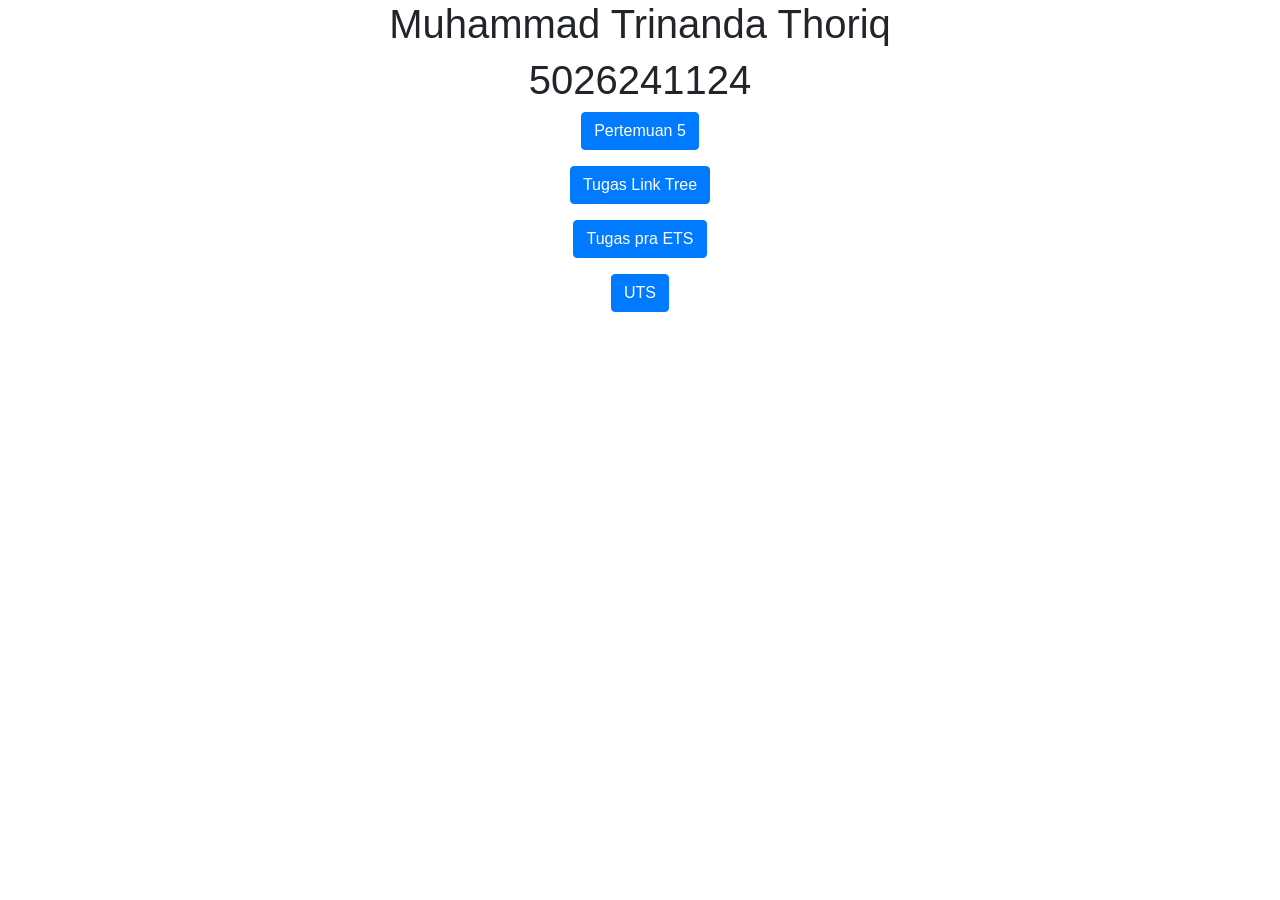
<file: index.html>
<!DOCTYPE html>
<html lang="en">
<head>
  <title>5026241124</title>
  <meta charset="utf-8">
  <meta name="viewport" content="width=device-width, initial-scale=1">
  <link rel="stylesheet" href="https://cdn.jsdelivr.net/npm/bootstrap@4.6.2/dist/css/bootstrap.min.css">
  <script src="https://cdn.jsdelivr.net/npm/jquery@3.7.1/dist/jquery.slim.min.js"></script>
  <script src="https://cdn.jsdelivr.net/npm/popper.js@1.16.1/dist/umd/popper.min.js"></script>
  <script src="https://cdn.jsdelivr.net/npm/bootstrap@4.6.2/dist/js/bootstrap.bundle.min.js"></script>
</head>
<body>

<div class="container">
    <center>
        <h1>Muhammad Trinanda Thoriq</h1>
        <h1>5026241124</h1>
        <p><a href="pertemuan5.html" target="_blank"><button class="btn btn-primary">Pertemuan 5</button></a></p>
        <p><a href="tugas_linktree.html" target="_blank"><button class="btn btn-primary">Tugas Link Tree</button></a></p>
        <p><a href="tugas_ets.html" target="_blank"><button class="btn btn-primary">Tugas pra ETS</button></a></p>
        <p><a href="" target="_blank"><button class="btn btn-primary">UTS</button></a></p>
    </center>
</div>

</body>

</html>
</file>
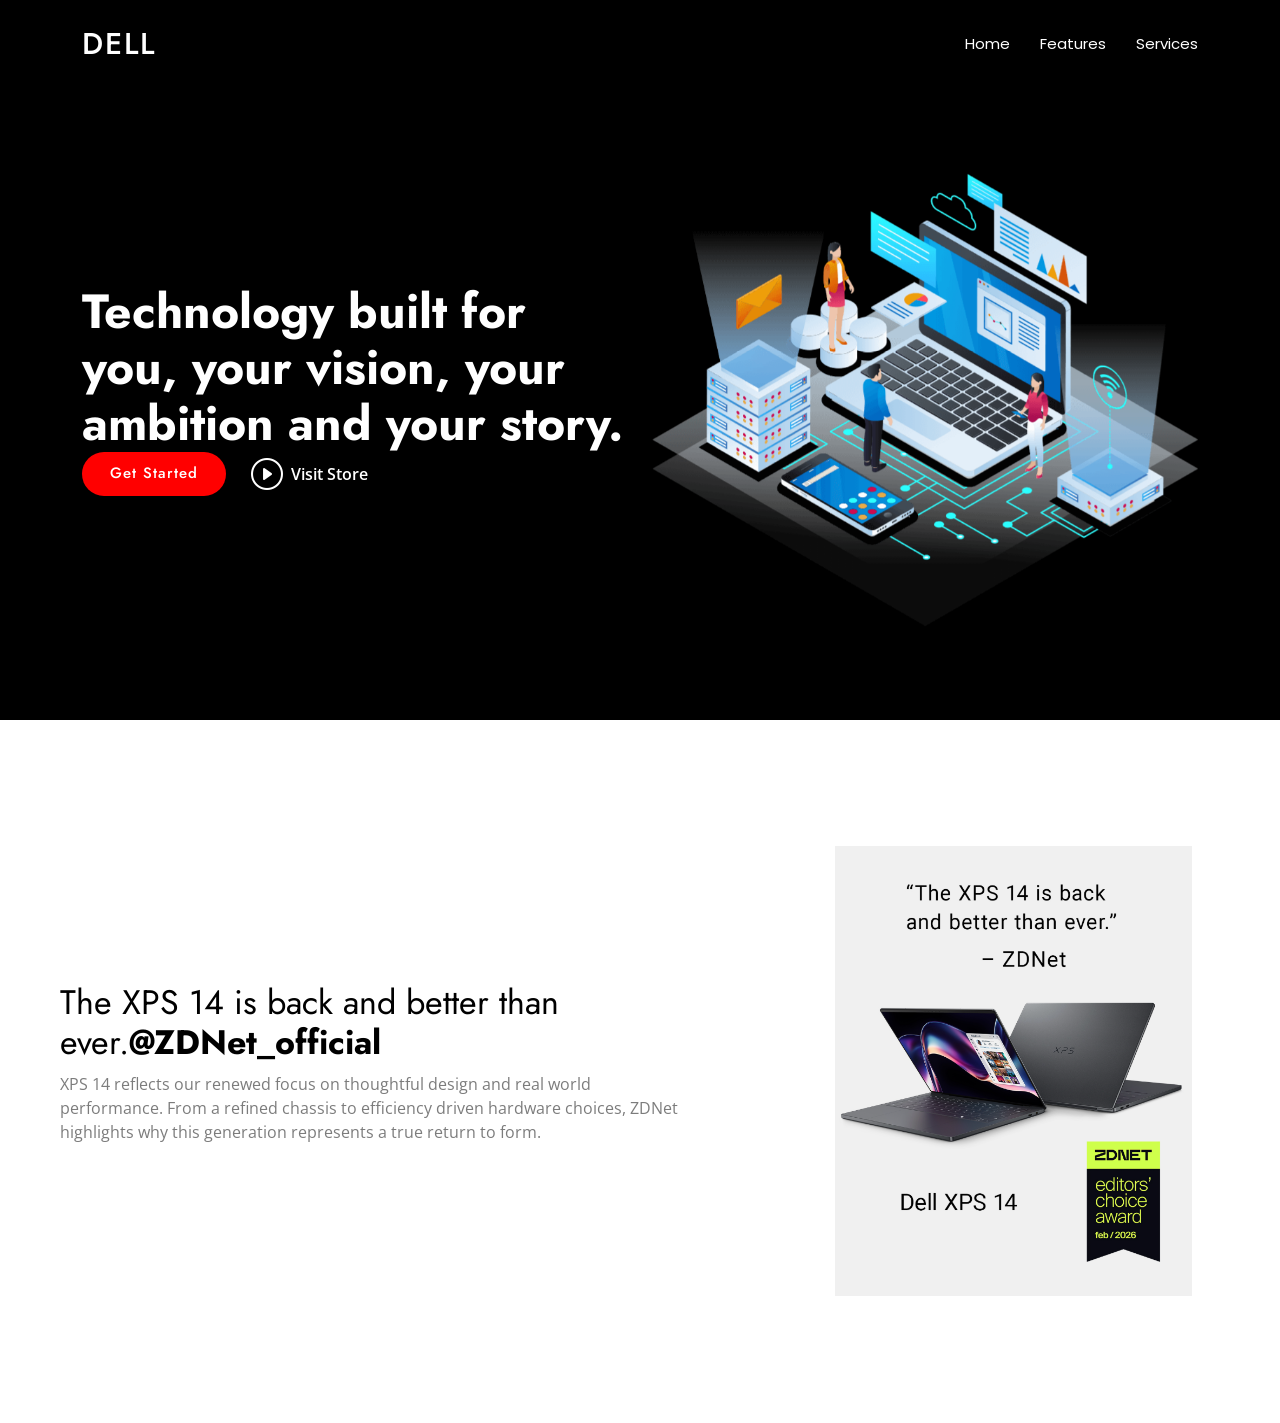
<file: pertemuan5.html>
<!DOCTYPE html>
<html lang="en">
  <head>
    <meta charset="utf-8" />
    <meta content="width=device-width, initial-scale=1.0" name="viewport" />
    <title>DELL</title>
    <meta name="description" content="" />
    <meta name="keywords" content="" />

    <!-- Favicons -->
    <link href="assets/img/favicon.png" rel="icon" />
    <link href="assets/img/apple-touch-icon.png" rel="apple-touch-icon" />

    <!-- Fonts -->
    <link href="https://fonts.googleapis.com" rel="preconnect" />
    <link href="https://fonts.gstatic.com" rel="preconnect" crossorigin />
    <link
      href="https://fonts.googleapis.com/css2?family=Open+Sans:ital,wght@0,300;0,400;0,500;0,600;0,700;0,800;1,300;1,400;1,500;1,600;1,700;1,800&family=Poppins:ital,wght@0,100;0,200;0,300;0,400;0,500;0,600;0,700;0,800;0,900;1,100;1,200;1,300;1,400;1,500;1,600;1,700;1,800;1,900&family=Jost:ital,wght@0,100;0,200;0,300;0,400;0,500;0,600;0,700;0,800;0,900;1,100;1,200;1,300;1,400;1,500;1,600;1,700;1,800;1,900&display=swap"
      rel="stylesheet"
    />

    <!-- Vendor CSS Files -->
    <link
      href="assets/vendor/bootstrap/css/bootstrap.min.css"
      rel="stylesheet"
    />
    <link
      href="assets/vendor/bootstrap-icons/bootstrap-icons.css"
      rel="stylesheet"
    />
    <link href="assets/vendor/aos/aos.css" rel="stylesheet" />
    <link
      href="assets/vendor/glightbox/css/glightbox.min.css"
      rel="stylesheet"
    />
    <link href="assets/vendor/swiper/swiper-bundle.min.css" rel="stylesheet" />

    <!-- Main CSS File -->
    <link href="assets/css/main.css" rel="stylesheet" />

    <!-- =======================================================
    * Template Name: Arsha
    * Template URL: https://bootstrapmade.com/arsha-free-bootstrap-html-template-corporate/
    * Updated: Feb 22 2025 with Bootstrap v5.3.3
    * Author: BootstrapMade.com
    * License: https://bootstrapmade.com/license/
    ======================================================== -->
  </head>

  <body class="index-page">
    <header id="header" class="header d-flex align-items-center fixed-top">
      <div
        class="container-fluid container-xl position-relative d-flex align-items-center"
      >
        <a href="index.html" class="logo d-flex align-items-center me-auto">
          <!-- Uncomment the line below if you also wish to use an image logo -->
          <!-- <img src="assets/img/logo.webp" alt=""> -->
          <h1 class="sitename">DELL</h1>
        </a>

        <nav id="navmenu" class="navmenu">
          <ul>
            <li><a href="pertemuan5.html" class="active">Home</a></li>
            <li><a href="#why-us">Features</a></li>
            <li><a href="#services">Services</a></li>
          </ul>
          <i class="mobile-nav-toggle d-xl-none bi bi-list"></i>
        </nav>
      </div>
    </header>

    <main class="main">
      <!-- Hero Section -->
      <section id="hero" class="hero section dark-background">
        <div class="container">
          <div class="row gy-4">
            <div
              class="col-lg-6 order-2 order-lg-1 d-flex flex-column justify-content-center"
              data-aos="zoom-out"
            >
              <h1>
                Technology built for you, your vision, your ambition and your
                story.
              </h1>
              <div class="d-flex">
                <a href="#about" class="btn-get-started">Get Started</a>
                <a
                  href="https://www.youtube.com/watch?v=Y7f98aduVJ8"
                  class="glightbox btn-watch-video d-flex align-items-center"
                  ><i class="bi bi-play-circle"></i><span>Visit Store</span></a
                >
              </div>
            </div>
            <div
              class="col-lg-6 order-1 order-lg-2 hero-img"
              data-aos="zoom-out"
              data-aos-delay="200"
            >
              <img
                src="assets/img/hero-img.png"
                class="img-fluid animated"
                alt=""
              />
            </div>
          </div>
        </div>
      </section>
      <!-- /Hero Section -->
      <!-- Why Us Section -->
      <section
        id="why-us"
        class="section why-us light-background"
        data-builder="section"
      >
        <div class="container-fluid">
          <div class="row gy-4">
            <div
              class="col-lg-7 d-flex flex-column justify-content-center order-2 order-lg-1"
            >
              <div
                class="content px-xl-5"
                data-aos="fade-up"
                data-aos-delay="100"
              >
                <h3>
                  <span>The XPS 14 is back and better than ever.</span
                  ><strong>@ZDNet_official</strong>
                </h3>
                <p>
                  XPS 14 reflects our renewed focus on thoughtful design and
                  real world performance. From a refined chassis to efficiency
                  driven hardware choices, ZDNet highlights why this generation
                  represents a true return to form.
                </p>
              </div>
            </div>
            <div class="col-lg-5 order-1 order-lg-2 why-us-img">
              <img
                src="image.png"
                class="img-fluid"
                alt=""
                data-aos="zoom-in"
                data-aos-delay="100"
              />
            </div>
          </div>
        </div>
      </section>
      <!-- /Why Us Section -->
    </main>
    <!-- Scroll Top -->
    <a
      href="#"
      id="scroll-top"
      class="scroll-top d-flex align-items-center justify-content-center"
      ><i class="bi bi-arrow-up-short"></i
    ></a>

    <!-- Preloader -->
    <div id="preloader"></div>

    <!-- Vendor JS Files -->
    <script src="assets/vendor/bootstrap/js/bootstrap.bundle.min.js"></script>
    <script src="assets/vendor/php-email-form/validate.js"></script>
    <script src="assets/vendor/aos/aos.js"></script>
    <script src="assets/vendor/glightbox/js/glightbox.min.js"></script>
    <script src="assets/vendor/swiper/swiper-bundle.min.js"></script>
    <script src="assets/vendor/waypoints/noframework.waypoints.js"></script>
    <script src="assets/vendor/imagesloaded/imagesloaded.pkgd.min.js"></script>
    <script src="assets/vendor/isotope-layout/isotope.pkgd.min.js"></script>

    <!-- Main JS File -->
    <script src="assets/js/main.js"></script>
  </body>
</html>
</file>
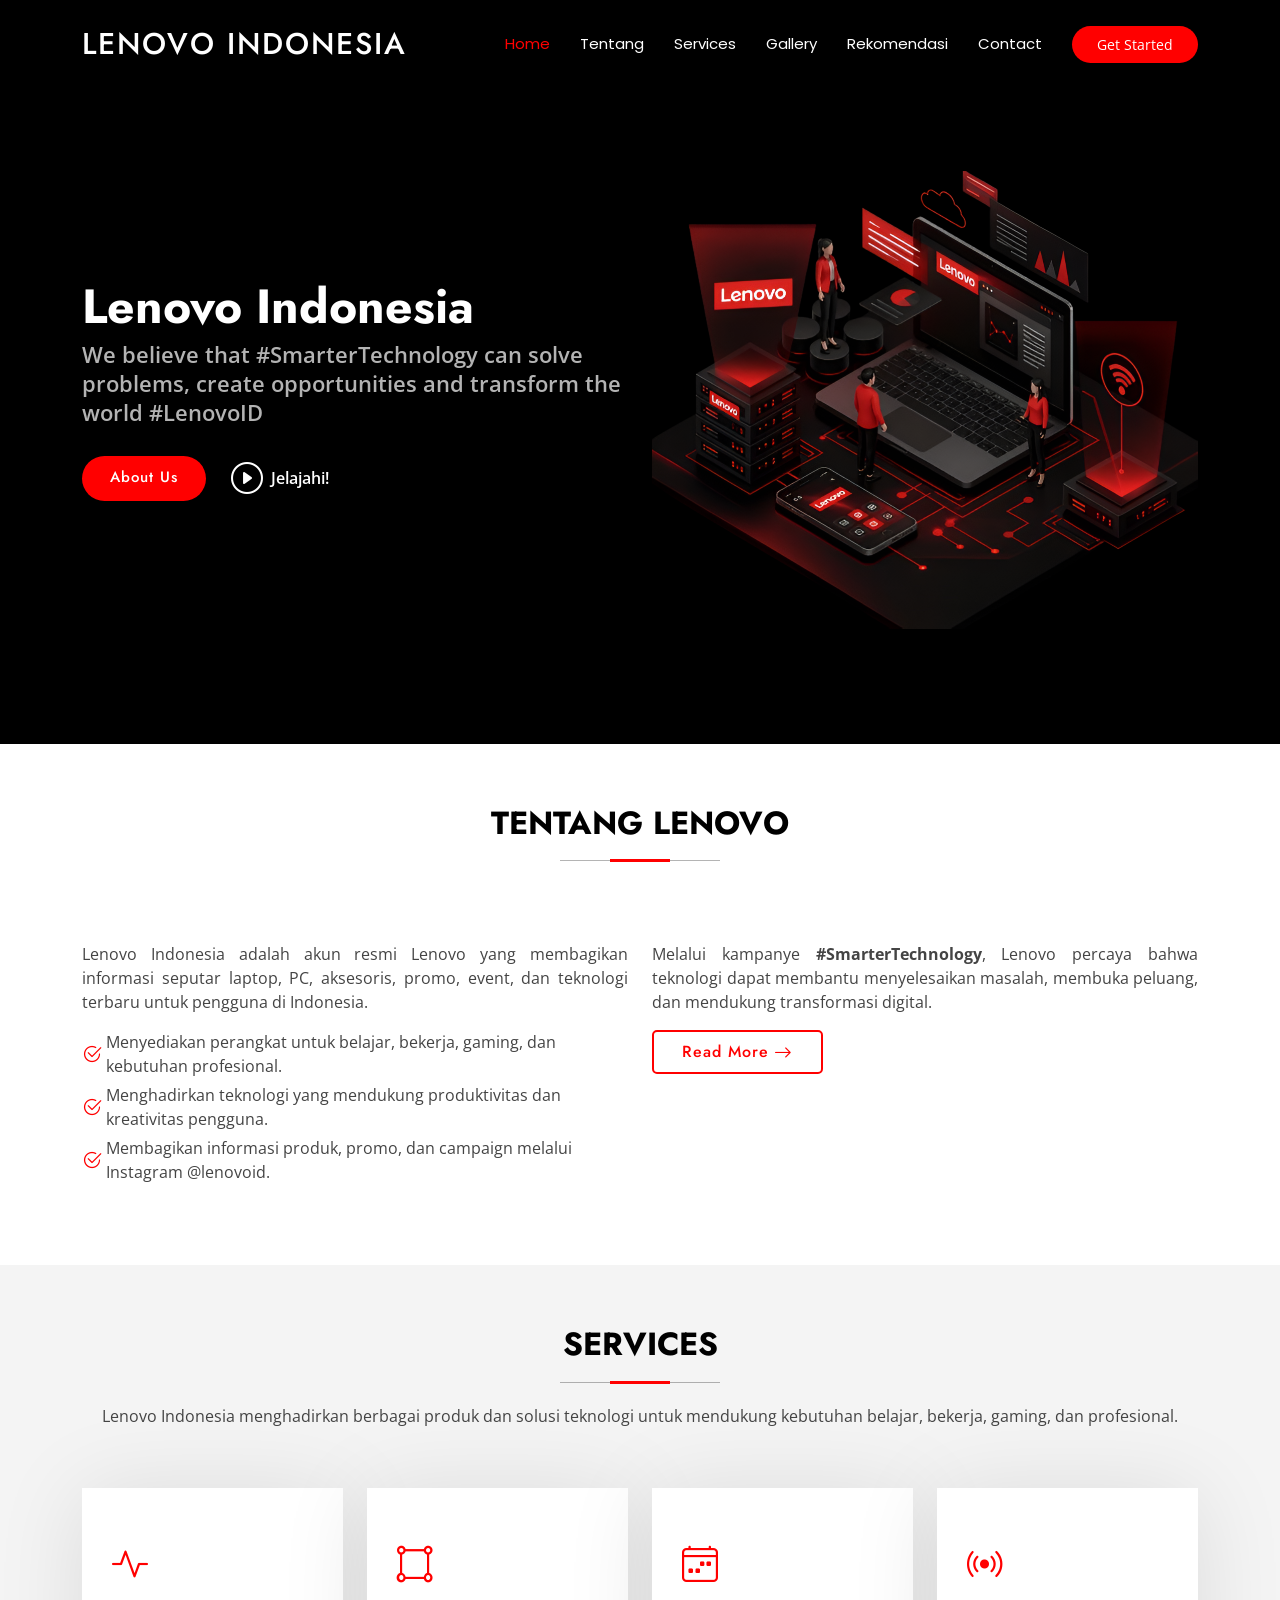
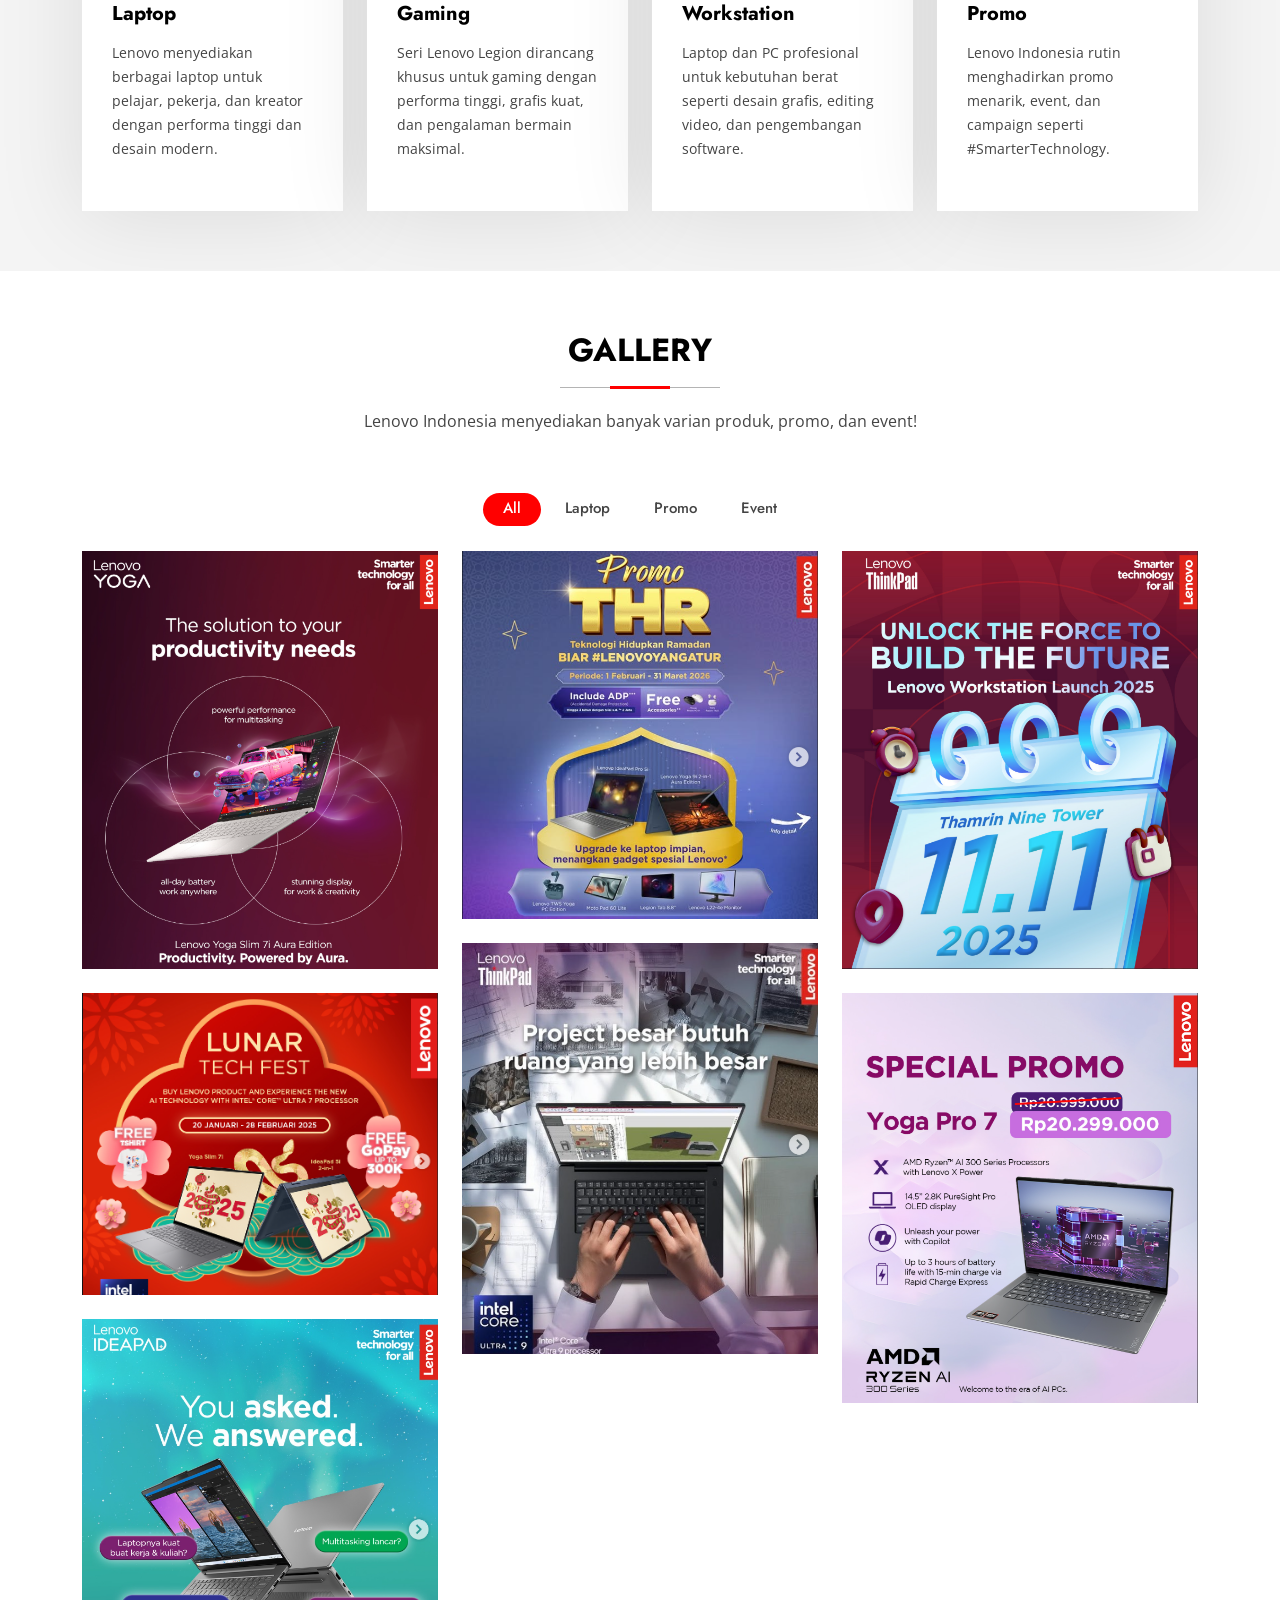
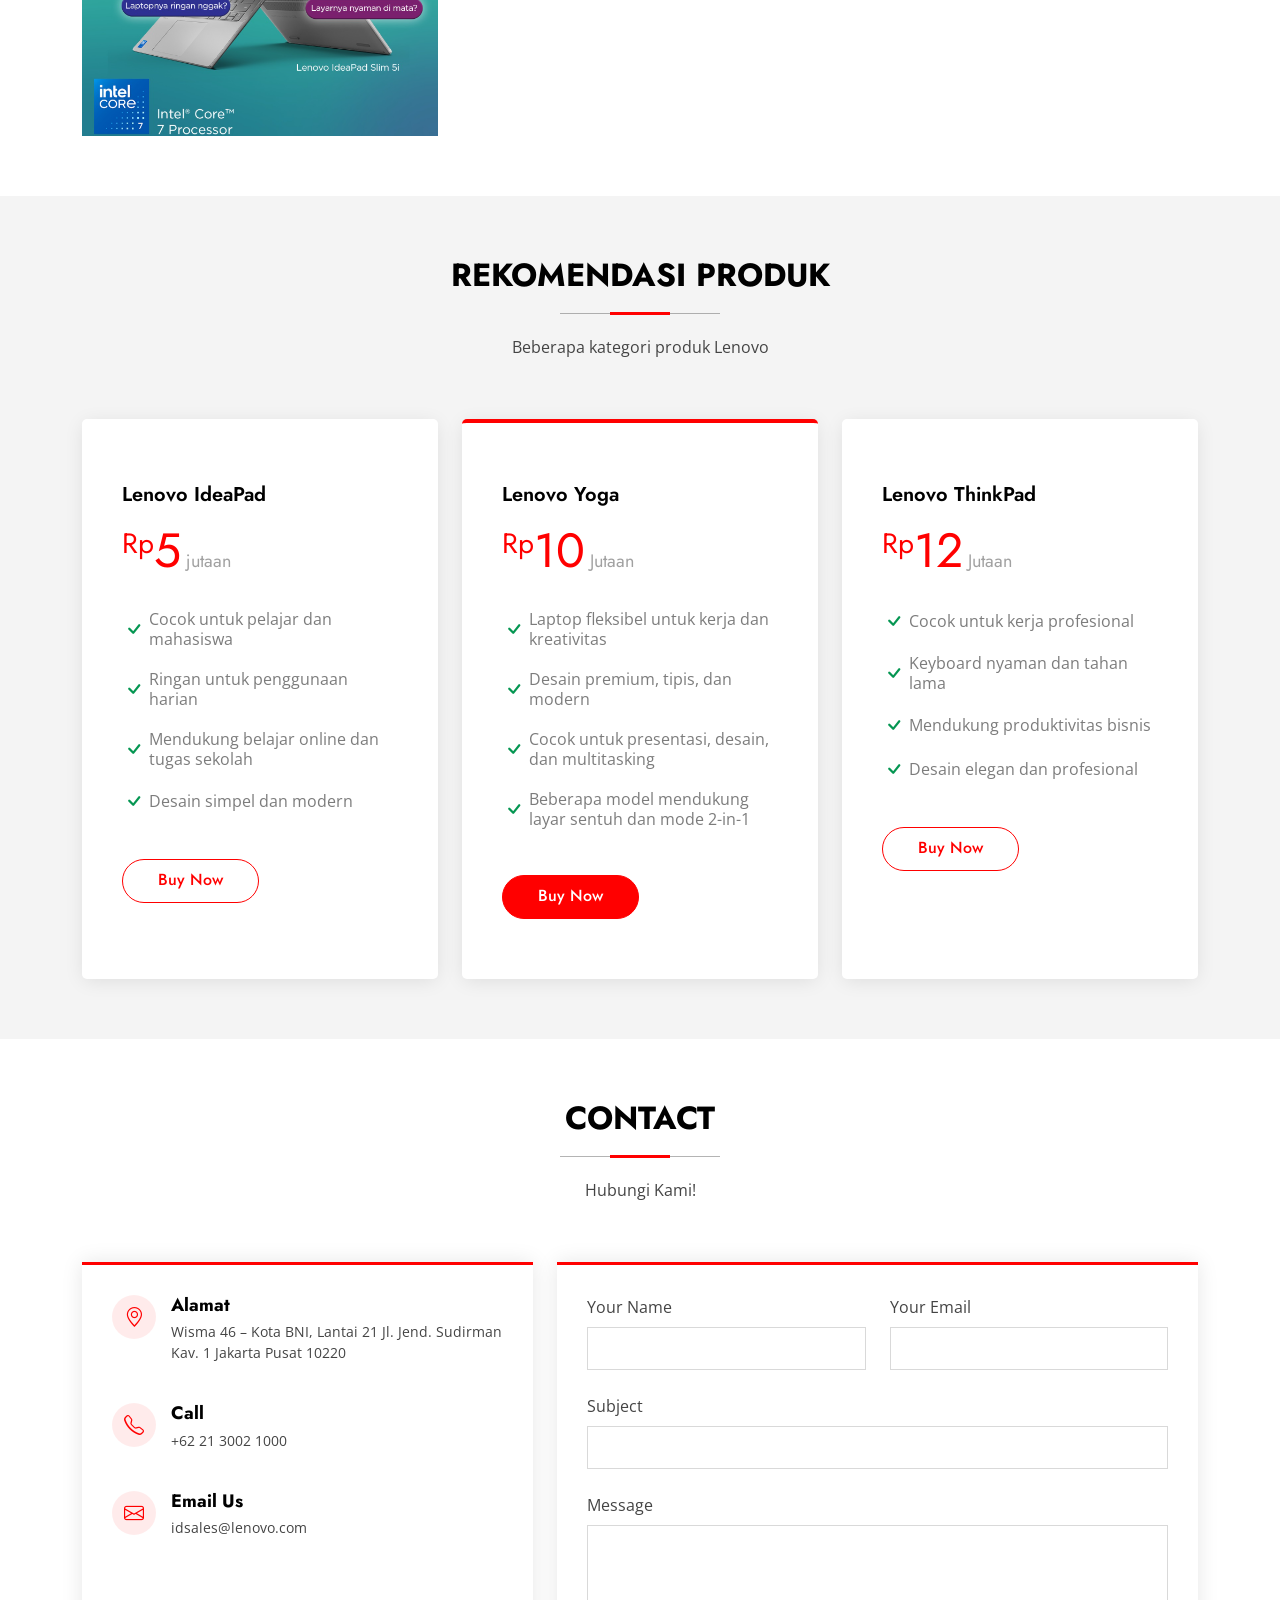
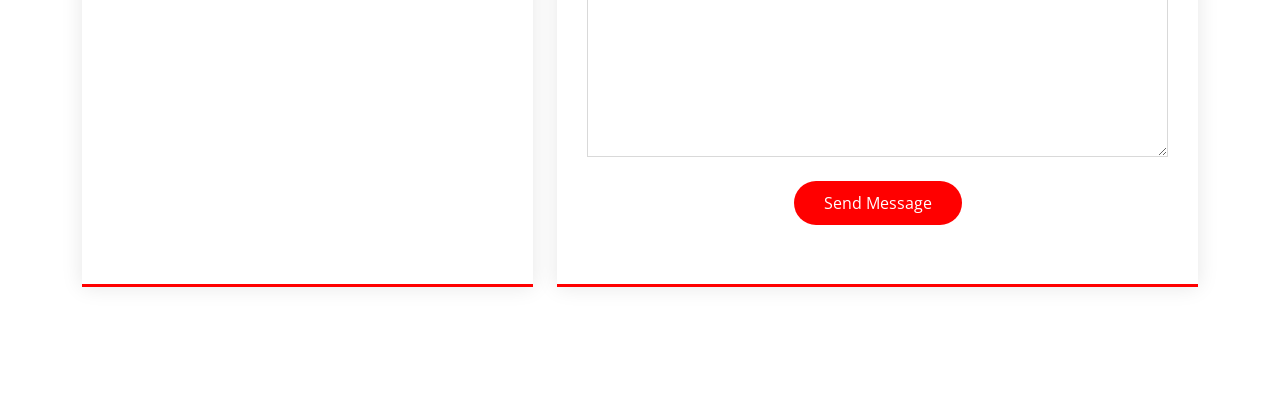
<file: tugas_ets.html>
<!DOCTYPE html>
<html lang="en">

<head>
  <meta charset="utf-8">
  <meta content="width=device-width, initial-scale=1.0" name="viewport">
  <title>Lenovo Indonesia</title>
  <meta name="description" content="">
  <meta name="keywords" content="">

  <!-- Favicons -->
  <link href="assets/img/logo lenovoid.jpg" rel="icon">
  <link href="assets/img/apple-touch-icon.png" rel="apple-touch-icon">

  <!-- Fonts -->
  <link href="https://fonts.googleapis.com" rel="preconnect">
  <link href="https://fonts.gstatic.com" rel="preconnect" crossorigin>
  <link href="https://fonts.googleapis.com/css2?family=Open+Sans:ital,wght@0,300;0,400;0,500;0,600;0,700;0,800;1,300;1,400;1,500;1,600;1,700;1,800&family=Poppins:ital,wght@0,100;0,200;0,300;0,400;0,500;0,600;0,700;0,800;0,900;1,100;1,200;1,300;1,400;1,500;1,600;1,700;1,800;1,900&family=Jost:ital,wght@0,100;0,200;0,300;0,400;0,500;0,600;0,700;0,800;0,900;1,100;1,200;1,300;1,400;1,500;1,600;1,700;1,800;1,900&display=swap" rel="stylesheet">

  <!-- Vendor CSS Files -->
  <link href="assets/vendor/bootstrap/css/bootstrap.min.css" rel="stylesheet">
  <link href="assets/vendor/bootstrap-icons/bootstrap-icons.css" rel="stylesheet">
  <link href="assets/vendor/aos/aos.css" rel="stylesheet">
  <link href="assets/vendor/glightbox/css/glightbox.min.css" rel="stylesheet">
  <link href="assets/vendor/swiper/swiper-bundle.min.css" rel="stylesheet">

  <!-- Main CSS File -->
  <link href="assets/css/main.css" rel="stylesheet">

  <!-- =======================================================
  * Template Name: Arsha
  * Template URL: https://bootstrapmade.com/arsha-free-bootstrap-html-template-corporate/
  * Updated: Feb 22 2025 with Bootstrap v5.3.3
  * Author: BootstrapMade.com
  * License: https://bootstrapmade.com/license/
  ======================================================== -->
</head>

<body class="index-page">

  <header id="header" class="header d-flex align-items-center fixed-top">
    <div class="container-fluid container-xl position-relative d-flex align-items-center">

      <a href="index.html" class="logo d-flex align-items-center me-auto">
        <!-- Uncomment the line below if you also wish to use an image logo -->
        <!-- <img src="assets/img/logo.webp" alt=""> -->
        <h1 class="sitename">Lenovo Indonesia</h1>
      </a>

      <nav id="navmenu" class="navmenu">
        <ul>
          <li><a href="#hero" class="active">Home</a></li>
          <li><a href="#about">Tentang</a></li>
          <li><a href="#services">Services</a></li>
          <li><a href="#portfolio">Gallery</a></li>
          <!-- <li><a href="#team">Team</a></li> -->
          <li><a href="#pricing">Rekomendasi</a></li>
          <!-- <li><a href="blog.html">Blog</a></li> -->
          <!-- <li class="dropdown"><a href="#"><span>Dropdown</span> <i class="bi bi-chevron-down toggle-dropdown"></i></a>
            <ul>
              <li><a href="#">Dropdown 1</a></li>
              <li class="dropdown"><a href="#"><span>Deep Dropdown</span> <i class="bi bi-chevron-down toggle-dropdown"></i></a>
                <ul>
                  <li><a href="#">Deep Dropdown 1</a></li>
                  <li><a href="#">Deep Dropdown 2</a></li>
                  <li><a href="#">Deep Dropdown 3</a></li>
                  <li><a href="#">Deep Dropdown 4</a></li>
                  <li><a href="#">Deep Dropdown 5</a></li>
                </ul>
              </li>
              <li><a href="#">Dropdown 2</a></li>
              <li><a href="#">Dropdown 3</a></li>
              <li><a href="#">Dropdown 4</a></li>
            </ul>
          </li> -->
          <li><a href="#contact">Contact</a></li>
        </ul>
        <i class="mobile-nav-toggle d-xl-none bi bi-list"></i>
      </nav>

      <a class="btn-getstarted" href="#about">Get Started</a>

    </div>
  </header>

  <main class="main">

    <!-- Hero Section -->
    <section id="hero" class="hero section dark-background">

      <div class="container">
        <div class="row gy-4">
          <div class="col-lg-6 order-2 order-lg-1 d-flex flex-column justify-content-center" data-aos="zoom-out">
            <h1>Lenovo Indonesia</h1>
            <p>We believe that #SmarterTechnology can solve problems, create opportunities and transform the world #LenovoID</p>
            <div class="d-flex">
              <a href="#about" class="btn-get-started">About Us</a>
              <a href="https://www.instagram.com/lenovoid/" class="glightbox btn-watch-video d-flex align-items-center"><i class="bi bi-play-circle"></i><span>Jelajahi!</span></a>
            </div>
          </div>
          <div class="col-lg-6 order-1 order-lg-2 hero-img" data-aos="zoom-out" data-aos-delay="200">
            <img src="assets/img/lenovoid gambar awal.png" class="img-fluid animated" alt="">
          </div>
        </div>
      </div>

    </section><!-- /Hero Section -->
    
  </main>
    <!-- Clients Section -->
    <section id="clients" class="clients section dark-background">

      <div class="container" data-aos="zoom-in">

      </div>

    </section><!-- /Clients Section -->

    <!-- About Section -->
    <section id="about" class="about section">

      <!-- Section Title -->
      <div class="container section-title" data-aos="fade-up">
        <h2>Tentang Lenovo</h2>
      </div><!-- End Section Title -->

      <div class="container">

        <div class="row gy-4">

          <div class="col-lg-6 content" data-aos="fade-up" data-aos-delay="100">
            <p style="text-align: justify;">
                Lenovo Indonesia adalah akun resmi Lenovo yang membagikan informasi seputar
                laptop, PC, aksesoris, promo, event, dan teknologi terbaru untuk pengguna di Indonesia.
            </p>
            <ul>
              <li><i class="bi bi-check2-circle"></i> <span>Menyediakan perangkat untuk belajar, bekerja, gaming, dan kebutuhan profesional.</span></li>
              <li><i class="bi bi-check2-circle"></i> <span>Menghadirkan teknologi yang mendukung produktivitas dan kreativitas pengguna.</span></li>
              <li><i class="bi bi-check2-circle"></i> <span>Membagikan informasi produk, promo, dan campaign melalui Instagram @lenovoid.</span></li>
            </ul>
          </div>

          <div class="col-lg-6" data-aos="fade-up" data-aos-delay="200">
            <p style="text-align: justify;">  Melalui kampanye <b>#SmarterTechnology</b>, Lenovo percaya bahwa teknologi dapat
                membantu menyelesaikan masalah, membuka peluang, dan mendukung transformasi
                digital. </p>
            <a href="#" class="read-more"><span>Read More</span><i class="bi bi-arrow-right"></i></a>
          </div>

        </div>

      </div>

    </section><!-- /About Section -->


    <!-- Services Section -->
    <section id="services" class="services section light-background" style="background-color:rgb(244, 244, 244);">

      <!-- Section Title -->
      <div class="container section-title" data-aos="fade-up">
        <h2>Services</h2>
        <p>  Lenovo Indonesia menghadirkan berbagai produk dan solusi teknologi untuk mendukung
            kebutuhan belajar, bekerja, gaming, dan profesional.</p>
      </div><!-- End Section Title -->

      <div class="container">

        <div class="row gy-4">

          <div class="col-xl-3 col-md-6 d-flex" data-aos="fade-up" data-aos-delay="100">
            <div class="service-item position-relative">
              <div class="icon"><i class="bi bi-activity icon"></i></div>
              <h4><a href="" class="stretched-link">Laptop</a></h4>
              <p>  Lenovo menyediakan berbagai laptop untuk pelajar, pekerja, dan kreator dengan performa tinggi dan desain modern.
            </p>
            </div>
          </div><!-- End Service Item -->

          <div class="col-xl-3 col-md-6 d-flex" data-aos="fade-up" data-aos-delay="200">
            <div class="service-item position-relative">
              <div class="icon"><i class="bi bi-bounding-box-circles icon"></i></div>
              <h4><a href="" class="stretched-link">Gaming</a></h4>
              <p> Seri Lenovo Legion dirancang khusus untuk gaming dengan performa tinggi, grafis kuat, dan pengalaman bermain maksimal.</p>
            </div>
          </div><!-- End Service Item -->

          <div class="col-xl-3 col-md-6 d-flex" data-aos="fade-up" data-aos-delay="300">
            <div class="service-item position-relative">
              <div class="icon"><i class="bi bi-calendar4-week icon"></i></div>
              <h4><a href="" class="stretched-link">Workstation</a></h4>
              <p>  Laptop dan PC profesional untuk kebutuhan berat seperti desain grafis, editing video, dan pengembangan software.
            </p>
            </div>
          </div><!-- End Service Item -->

          <div class="col-xl-3 col-md-6 d-flex" data-aos="fade-up" data-aos-delay="400">
            <div class="service-item position-relative">
              <div class="icon"><i class="bi bi-broadcast icon"></i></div>
              <h4><a href="" class="stretched-link">Promo</a></h4>
              <p>  Lenovo Indonesia rutin menghadirkan promo menarik, event, dan campaign seperti #SmarterTechnology.</p>
            </div>
          </div><!-- End Service Item -->

        </div>

      </div>

    </section><!-- /Services Section -->

    <!-- Portfolio Section -->
    <section id="portfolio" class="portfolio section">

      <!-- Section Title -->
      <div class="container section-title" data-aos="fade-up">
        <h2>Gallery</h2>
        <p> Lenovo Indonesia menyediakan banyak varian produk, promo, dan event!</p>
      </div><!-- End Section Title -->

      <div class="container">

        <div class="isotope-layout" data-default-filter="*" data-layout="masonry" data-sort="original-order">

          <ul class="portfolio-filters isotope-filters" data-aos="fade-up" data-aos-delay="100">
            <li data-filter="*" class="filter-active">All</li>
            <li data-filter=".filter-app">Laptop</li>
            <li data-filter=".filter-product">Promo</li>
            <li data-filter=".filter-branding">Event</li>
          </ul><!-- End Portfolio Filters -->

          <div class="row gy-4 isotope-container" data-aos="fade-up" data-aos-delay="200">

            <div class="col-lg-4 col-md-6 portfolio-item isotope-item filter-app">
              <img src="assets/img/lenovo yoga.png" class="img-fluid" alt="">
              <div class="portfolio-info">
                <h4>Lenovo Yoga</h4>
                <p>Our slim and powerfull laptop</p>
                <a href="assets/img/lenovo yoga.png" title="App 1" data-gallery="portfolio-gallery-app" class="glightbox preview-link"><i class="bi bi-zoom-in"></i></a>
              </div>
            </div><!-- End Portfolio Item -->

            <div class="col-lg-4 col-md-6 portfolio-item isotope-item filter-product">
              <img src="assets/img/promo lenovo1.png" class="img-fluid" alt="">
              <div class="portfolio-info">
                <h4>Promo Ramadhan</h4>
                <p>Promo bulan Ramadhan</p>
                <a href="assets/img/promo lenovo1.png" title="Product 1" data-gallery="portfolio-gallery-product" class="glightbox preview-link"><i class="bi bi-zoom-in"></i></a>
              </div>
            </div><!-- End Portfolio Item -->

            <div class="col-lg-4 col-md-6 portfolio-item isotope-item filter-branding">
              <img src="assets/img/lenovo event 1.png" class="img-fluid" alt="">
              <div class="portfolio-info">
                <h4>Event Thamrin</h4>
                <p>Ikuti Event Kami!</p>
                <a href="assets/img/lenovo event 1.png" title="Branding 1" data-gallery="portfolio-gallery-branding" class="glightbox preview-link"><i class="bi bi-zoom-in"></i></a>
              </div>
            </div><!-- End Portfolio Item -->

            <div class="col-lg-4 col-md-6 portfolio-item isotope-item filter-app">
              <img src="assets/img/lenovo thinkpad.png" class="img-fluid" alt="">
              <div class="portfolio-info">
                <h4>Laptop Thinkpad</h4>
                <p>Our most affordable yet powerfull laptop</p>
                <a href="assets/img/lenovo thinkpad.png" title="App 2" data-gallery="portfolio-gallery-app" class="glightbox preview-link"><i class="bi bi-zoom-in"></i></a>
                
              </div>
            </div><!-- End Portfolio Item -->
            <div class="col-lg-4 col-md-6 portfolio-item isotope-item filter-product">
                <img src="assets/img/lenovo promo 2.png" class="img-fluid" alt="">
                <div class="portfolio-info">
                  <h4>Promo Laptop</h4>
                  <p>Promo Laptop</p>
                  <a href="assets/img/lenovo promo 2.png" title="Product 1" data-gallery="portfolio-gallery-product" class="glightbox preview-link"><i class="bi bi-zoom-in"></i></a>
                </div>
              </div><!-- End Portfolio Item -->


            <div class="col-lg-4 col-md-6 portfolio-item isotope-item filter-branding">
              <img src="assets/img/lenovo event 2.png" class="img-fluid" alt="">
              <div class="portfolio-info">
                <h4>Event Tech Fest</h4>
                <p>Ikuti event kami</p>
                <a href="assets/img/lenovo event 2.png" title="Branding 2" data-gallery="portfolio-gallery-branding" class="glightbox preview-link"><i class="bi bi-zoom-in"></i></a>
                <a href="portfolio-details.html" title="More Details" class="details-link"><i class="bi bi-link-45deg"></i></a>
              </div>
            </div><!-- End Portfolio Item -->

            <div class="col-lg-4 col-md-6 portfolio-item isotope-item filter-app">
              <img src="assets/img/lenovo ideapad.png" class="img-fluid" alt="">
              <div class="portfolio-info">
                <h4>Lenovo Ideapad</h4>
                <p>Our most flexible laptop</p>
                <a href="assets/img/lenovo ideapad.png" title="App 3" data-gallery="portfolio-gallery-app" class="glightbox preview-link"><i class="bi bi-zoom-in"></i></a>
        
              </div>
            </div><!-- End Portfolio Item -->

          </div><!-- End Portfolio Container -->

        </div>

      </div>

    </section><!-- /Portfolio Section -->

    <!-- Pricing Section -->
    <section id="pricing" class="pricing section light-background" style="background-color:rgb(244, 244, 244);">

      <!-- Section Title -->
      <div class="container section-title" data-aos="fade-up">
        <h2>Rekomendasi Produk</h2>
        <p>Beberapa kategori produk Lenovo</p>
      </div><!-- End Section Title -->

      <div class="container">

        <div class="row gy-4">

          <div class="col-lg-4" data-aos="zoom-in" data-aos-delay="100">
            <div class="pricing-item">
              <h3>Lenovo IdeaPad</h3>
              <h4><sup>Rp</sup>5<span> jutaan</span></h4>
              <ul>
                <li><i class="bi bi-check"></i> <span>Cocok untuk pelajar dan mahasiswa</span></li>
                <li><i class="bi bi-check"></i> <span>Ringan untuk penggunaan harian</span></li>
                <li><i class="bi bi-check"></i> <span>Mendukung belajar online dan tugas sekolah</span></li>
                <li><i class="bi bi-check"></i> <span>Desain simpel dan modern</span></li>
              </ul>
              <a href="#" class="buy-btn">Buy Now</a>
            </div>
          </div><!-- End Pricing Item -->

          <div class="col-lg-4" data-aos="zoom-in" data-aos-delay="100">
            <div class="pricing-item featured">
              <h3>Lenovo Yoga</h3>
              <h4><sup>Rp</sup>10<span> Jutaan</span></h4>
              <ul>
                <li><i class="bi bi-check"></i> <span>Laptop fleksibel untuk kerja dan kreativitas</span></li>
                <li><i class="bi bi-check"></i> <span>Desain premium, tipis, dan modern</span></li>
                <li><i class="bi bi-check"></i> <span>Cocok untuk presentasi, desain, dan multitasking</span></li>
                <li><i class="bi bi-check"></i> <span>Beberapa model mendukung layar sentuh dan mode 2-in-1</span></li>

              </ul>
              <a href="#" class="buy-btn">Buy Now</a>
            </div>
          </div><!-- End Pricing Item -->

          <div class="col-lg-4" data-aos="zoom-in" data-aos-delay="300">
            <div class="pricing-item">
              <h3>Lenovo ThinkPad</h3>
              <h4><sup>Rp</sup>12<span> Jutaan</span></h4>
              <ul>
                <li><i class="bi bi-check"></i> <span>Cocok untuk kerja profesional</span></li>
                <li><i class="bi bi-check"></i> <span>Keyboard nyaman dan tahan lama</span></li>
                <li><i class="bi bi-check"></i> <span>Mendukung produktivitas bisnis</span></li>
                <li><i class="bi bi-check"></i> <span>Desain elegan dan profesional</span></li>
              </ul>
              <a href="#" class="buy-btn">Buy Now</a>
            </div>
          </div><!-- End Pricing Item -->

        </div>

      </div>

    </section><!-- /Pricing Section -->

    <!-- Contact Section -->
    <section id="contact" class="contact section">

      <!-- Section Title -->
      <div class="container section-title" data-aos="fade-up">
        <h2>Contact</h2>
        <p>Hubungi Kami!</p>
      </div><!-- End Section Title -->

      <div class="container" data-aos="fade-up" data-aos-delay="100">

        <div class="row gy-4">

          <div class="col-lg-5">

            <div class="info-wrap">
              <div class="info-item d-flex" data-aos="fade-up" data-aos-delay="200">
                <i class="bi bi-geo-alt flex-shrink-0"></i>
                <div>
                  <h3>Alamat</h3>
                  <p>Wisma 46 – Kota BNI, Lantai 21
                    Jl. Jend. Sudirman Kav. 1
                    Jakarta Pusat 10220</p>
                </div>
              </div><!-- End Info Item -->

              <div class="info-item d-flex" data-aos="fade-up" data-aos-delay="300">
                <i class="bi bi-telephone flex-shrink-0"></i>
                <div>
                  <h3>Call</h3>
                  <p>+62 21 3002 1000</p>
                </div>
              </div><!-- End Info Item -->

              <div class="info-item d-flex" data-aos="fade-up" data-aos-delay="400">
                <i class="bi bi-envelope flex-shrink-0"></i>
                <div>
                  <h3>Email Us</h3>
                  <p>idsales@lenovo.com</p>
                </div>
              </div><!-- End Info Item -->

              <iframe src="https://www.google.com/maps?q=Wisma%2046%20Kota%20BNI%20Jl%20Jend%20Sudirman%20Jakarta&output=embed" frameborder="0" style="border:0; width: 100%; height: 270px;" allowfullscreen="" loading="lazy" referrerpolicy="no-referrer-when-downgrade"></iframe>
            </div>
          </div>

          <div class="col-lg-7">
            <form action="forms/contact.php" method="post" class="php-email-form" data-aos="fade-up" data-aos-delay="200">
              <div class="row gy-4">

                <div class="col-md-6">
                  <label for="name-field" class="pb-2">Your Name</label>
                  <input type="text" name="name" id="name-field" class="form-control" required="">
                </div>

                <div class="col-md-6">
                  <label for="email-field" class="pb-2">Your Email</label>
                  <input type="email" class="form-control" name="email" id="email-field" required="">
                </div>

                <div class="col-md-12">
                  <label for="subject-field" class="pb-2">Subject</label>
                  <input type="text" class="form-control" name="subject" id="subject-field" required="">
                </div>

                <div class="col-md-12">
                  <label for="message-field" class="pb-2">Message</label>
                  <textarea class="form-control" name="message" rows="10" id="message-field" required=""></textarea>
                </div>

                <div class="col-md-12 text-center">
                  <div class="loading">Loading</div>
                  <div class="error-message"></div>
                  <div class="sent-message">Your message has been sent. Thank you!</div>

                  <button type="submit">Send Message</button>
                </div>

              </div>
            </form>
          </div><!-- End Contact Form -->

        </div>

      </div>

    </section><!-- /Contact Section -->

  </main>

  <footer id="footer" class="footer">

  </footer>

  <!-- Scroll Top -->
  <a href="#" id="scroll-top" class="scroll-top d-flex align-items-center justify-content-center"><i class="bi bi-arrow-up-short"></i></a>

  <!-- Preloader -->
  <div id="preloader"></div>

  <!-- Vendor JS Files -->
  <script src="assets/vendor/bootstrap/js/bootstrap.bundle.min.js"></script>
  <script src="assets/vendor/php-email-form/validate.js"></script>
  <script src="assets/vendor/aos/aos.js"></script>
  <script src="assets/vendor/glightbox/js/glightbox.min.js"></script>
  <script src="assets/vendor/swiper/swiper-bundle.min.js"></script>
  <script src="assets/vendor/waypoints/noframework.waypoints.js"></script>
  <script src="assets/vendor/imagesloaded/imagesloaded.pkgd.min.js"></script>
  <script src="assets/vendor/isotope-layout/isotope.pkgd.min.js"></script>

  <!-- Main JS File -->
  <script src="assets/js/main.js"></script>

</body>

</html>
</file>
<file: assets/css/main.css>
/**
* Template Name: Arsha
* Template URL: https://bootstrapmade.com/arsha-free-bootstrap-html-template-corporate/
* Updated: Feb 22 2025 with Bootstrap v5.3.3
* Author: BootstrapMade.com
* License: https://bootstrapmade.com/license/
*/

/*--------------------------------------------------------------
# Font & Color Variables
# Help: https://bootstrapmade.com/color-system/
--------------------------------------------------------------*/
/* Fonts */
:root {
  --default-font: "Open Sans",  system-ui, -apple-system, "Segoe UI", Roboto, "Helvetica Neue", Arial, "Noto Sans", "Liberation Sans", sans-serif, "Apple Color Emoji", "Segoe UI Emoji", "Segoe UI Symbol", "Noto Color Emoji";
  --heading-font: "Jost",  sans-serif;
  --nav-font: "Poppins",  sans-serif;
}

/* Global Colors - The following color variables are used throughout the website. Updating them here will change the color scheme of the entire website */
:root { 
  --background-color: #ffffff; /* Background color for the entire website, including individual sections */
  --default-color: #444444; /* Default color used for the majority of the text content across the entire website */
  --heading-color: #000000; /* Color for headings, subheadings and title throughout the website */
  --accent-color: red; /* Accent color that represents your brand on the website. It's used for buttons, links, and other elements that need to stand out */
  --surface-color: #ffffff; /* The surface color is used as a background of boxed elements within sections, such as cards, icon boxes, or other elements that require a visual separation from the global background. */
  --contrast-color: #ffffff; /* Contrast color for text, ensuring readability against backgrounds of accent, heading, or default colors. */
}

/* Nav Menu Colors - The following color variables are used specifically for the navigation menu. They are separate from the global colors to allow for more customization options */
:root {
  --nav-color: #ffffff;  /* The default color of the main navmenu links */
  --nav-hover-color: red; /* Applied to main navmenu links when they are hovered over or active */
  --nav-mobile-background-color: #ffffff; /* Used as the background color for mobile navigation menu */
  --nav-dropdown-background-color: #ffffff; /* Used as the background color for dropdown items that appear when hovering over primary navigation items */
  --nav-dropdown-color: #444444; /* Used for navigation links of the dropdown items in the navigation menu. */
  --nav-dropdown-hover-color: red; /* Similar to --nav-hover-color, this color is applied to dropdown navigation links when they are hovered over. */
}

/* Color Presets - These classes override global colors when applied to any section or element, providing reuse of the sam color scheme. */

.light-background {
  --background-color: #ffffff;
  --surface-color: #ffffff;
}

.dark-background {
  --background-color: #000000;
  --default-color: #ffffff;
  --heading-color: #ffffff;
  --surface-color: #4668a2;
  --contrast-color: #ffffff;
}

/* Smooth scroll */
:root {
  scroll-behavior: smooth;
}

/*--------------------------------------------------------------
# General Styling & Shared Classes
--------------------------------------------------------------*/
body {
  color: var(--default-color);
  background-color: var(--background-color);
  font-family: var(--default-font);
}

a {
  color: var(--accent-color);
  text-decoration: none;
  transition: 0.3s;
}

a:hover {
  color: color-mix(in srgb, var(--accent-color), transparent 25%);
  text-decoration: none;
}

h1,
h2,
h3,
h4,
h5,
h6 {
  color: var(--heading-color);
  font-family: var(--heading-font);
}

/* PHP Email Form Messages
------------------------------*/
.php-email-form .error-message {
  display: none;
  background: #df1529;
  color: #ffffff;
  text-align: left;
  padding: 15px;
  margin-bottom: 24px;
  font-weight: 600;
}

.php-email-form .sent-message {
  display: none;
  color: #ffffff;
  background: #059652;
  text-align: center;
  padding: 15px;
  margin-bottom: 24px;
  font-weight: 600;
}

.php-email-form .loading {
  display: none;
  background: var(--surface-color);
  text-align: center;
  padding: 15px;
  margin-bottom: 24px;
}

.php-email-form .loading:before {
  content: "";
  display: inline-block;
  border-radius: 50%;
  width: 24px;
  height: 24px;
  margin: 0 10px -6px 0;
  border: 3px solid var(--accent-color);
  border-top-color: var(--surface-color);
  animation: php-email-form-loading 1s linear infinite;
}

@keyframes php-email-form-loading {
  0% {
    transform: rotate(0deg);
  }

  100% {
    transform: rotate(360deg);
  }
}

/*--------------------------------------------------------------
# Global Header
--------------------------------------------------------------*/
.header {
  --background-color: #3d4d6a;
  --heading-color: #ffffff;
  color: var(--default-color);
  background-color: var(--background-color);
  padding: 15px 0;
  transition: all 0.5s;
  z-index: 997;
}

.header .logo {
  line-height: 1;
}

.header .logo img {
  max-height: 36px;
  margin-right: 8px;
}

.header .logo h1 {
  font-size: 30px;
  margin: 0;
  font-weight: 500;
  color: var(--heading-color);
  letter-spacing: 2px;
  text-transform: uppercase;
}

.header .btn-getstarted,
.header .btn-getstarted:focus {
  color: var(--contrast-color);
  background: var(--accent-color);
  font-size: 14px;
  padding: 8px 25px;
  margin: 0 0 0 30px;
  border-radius: 50px;
  transition: 0.3s;
}

.header .btn-getstarted:hover,
.header .btn-getstarted:focus:hover {
  color: var(--contrast-color);
  background: color-mix(in srgb, var(--accent-color), transparent 15%);
}

@media (max-width: 1200px) {
  .header .logo {
    order: 1;
  }

  .header .btn-getstarted {
    order: 2;
    margin: 0 15px 0 0;
    padding: 6px 15px;
  }

  .header .navmenu {
    order: 3;
  }
}

/* Index Page Header
------------------------------*/
.index-page .header {
  --background-color: rgba(255, 255, 255, 0);
  --heading-color: #ffffff;
  --nav-color: #ffffff;
}

/* Index Page Header on Scroll
------------------------------*/
.index-page.scrolled .header {
  --background-color: rgba(40, 58, 90, 0.9);
}

/*--------------------------------------------------------------
# Navigation Menu
--------------------------------------------------------------*/
/* Desktop Navigation */
@media (min-width: 1200px) {
  .navmenu {
    padding: 0;
  }

  .navmenu ul {
    margin: 0;
    padding: 0;
    display: flex;
    list-style: none;
    align-items: center;
  }

  .navmenu li {
    position: relative;
  }

  .navmenu a,
  .navmenu a:focus {
    color: var(--nav-color);
    padding: 18px 15px;
    font-size: 15px;
    font-family: var(--nav-font);
    font-weight: 400;
    display: flex;
    align-items: center;
    justify-content: space-between;
    white-space: nowrap;
    transition: 0.3s;
  }

  .navmenu a i,
  .navmenu a:focus i {
    font-size: 12px;
    line-height: 0;
    margin-left: 5px;
    transition: 0.3s;
  }

  .navmenu li:last-child a {
    padding-right: 0;
  }

  .navmenu li:hover>a,
  .navmenu .active,
  .navmenu .active:focus {
    color: var(--nav-hover-color);
  }

  .navmenu .dropdown ul {
    margin: 0;
    padding: 10px 0;
    background: var(--nav-dropdown-background-color);
    display: block;
    position: absolute;
    visibility: hidden;
    left: 14px;
    top: 130%;
    opacity: 0;
    transition: 0.3s;
    border-radius: 4px;
    z-index: 99;
    box-shadow: 0px 0px 30px rgba(0, 0, 0, 0.1);
  }

  .navmenu .dropdown ul li {
    min-width: 200px;
  }

  .navmenu .dropdown ul a {
    padding: 10px 20px;
    font-size: 15px;
    text-transform: none;
    color: var(--nav-dropdown-color);
  }

  .navmenu .dropdown ul a i {
    font-size: 12px;
  }

  .navmenu .dropdown ul a:hover,
  .navmenu .dropdown ul .active:hover,
  .navmenu .dropdown ul li:hover>a {
    color: var(--nav-dropdown-hover-color);
  }

  .navmenu .dropdown:hover>ul {
    opacity: 1;
    top: 100%;
    visibility: visible;
  }

  .navmenu .dropdown .dropdown ul {
    top: 0;
    left: -90%;
    visibility: hidden;
  }

  .navmenu .dropdown .dropdown:hover>ul {
    opacity: 1;
    top: 0;
    left: -100%;
    visibility: visible;
  }

  .navmenu .megamenu {
    position: static;
  }

  .navmenu .megamenu ul {
    margin: 0;
    padding: 10px;
    background: var(--nav-dropdown-background-color);
    box-shadow: 0px 0px 20px rgba(0, 0, 0, 0.1);
    position: absolute;
    top: 130%;
    left: 0;
    right: 0;
    visibility: hidden;
    opacity: 0;
    display: flex;
    transition: 0.3s;
    border-radius: 4px;
    z-index: 99;
  }

  .navmenu .megamenu ul li {
    flex: 1;
  }

  .navmenu .megamenu ul li a,
  .navmenu .megamenu ul li:hover>a {
    padding: 10px 20px;
    font-size: 15px;
    color: var(--nav-dropdown-color);
  }

  .navmenu .megamenu ul li a:hover,
  .navmenu .megamenu ul li .active,
  .navmenu .megamenu ul li .active:hover {
    color: var(--nav-dropdown-hover-color);
  }

  .navmenu .megamenu:hover>ul {
    opacity: 1;
    top: 100%;
    visibility: visible;
  }

  .navmenu .dd-box-shadow {
    box-shadow: 0px 0px 30px rgba(0, 0, 0, 0.1);
  }
}

/* Mobile Navigation */
@media (max-width: 1199px) {
  .mobile-nav-toggle {
    color: var(--nav-color);
    font-size: 28px;
    line-height: 0;
    margin-right: 10px;
    cursor: pointer;
    transition: color 0.3s;
  }

  .navmenu {
    padding: 0;
    z-index: 9997;
  }

  .navmenu ul {
    display: none;
    list-style: none;
    position: absolute;
    inset: 60px 20px 20px 20px;
    padding: 10px 0;
    margin: 0;
    border-radius: 6px;
    background-color: var(--nav-mobile-background-color);
    overflow-y: auto;
    transition: 0.3s;
    z-index: 9998;
    box-shadow: 0px 0px 30px rgba(0, 0, 0, 0.1);
  }

  .navmenu a,
  .navmenu a:focus {
    color: var(--nav-dropdown-color);
    padding: 10px 20px;
    font-family: var(--nav-font);
    font-size: 17px;
    font-weight: 500;
    display: flex;
    align-items: center;
    justify-content: space-between;
    white-space: nowrap;
    transition: 0.3s;
  }

  .navmenu a i,
  .navmenu a:focus i {
    font-size: 12px;
    line-height: 0;
    margin-left: 5px;
    width: 30px;
    height: 30px;
    display: flex;
    align-items: center;
    justify-content: center;
    border-radius: 50%;
    transition: 0.3s;
    background-color: color-mix(in srgb, var(--accent-color), transparent 90%);
  }

  .navmenu a i:hover,
  .navmenu a:focus i:hover {
    background-color: var(--accent-color);
    color: var(--contrast-color);
  }

  .navmenu a:hover,
  .navmenu .active,
  .navmenu .active:focus {
    color: var(--nav-dropdown-hover-color);
  }

  .navmenu .active i,
  .navmenu .active:focus i {
    background-color: var(--accent-color);
    color: var(--contrast-color);
    transform: rotate(180deg);
  }

  .navmenu .dropdown ul {
    position: static;
    display: none;
    z-index: 99;
    padding: 10px 0;
    margin: 10px 20px;
    background-color: var(--nav-dropdown-background-color);
    border: 1px solid color-mix(in srgb, var(--default-color), transparent 90%);
    box-shadow: none;
    transition: all 0.5s ease-in-out;
  }

  .navmenu .dropdown ul ul {
    background-color: rgba(33, 37, 41, 0.1);
  }

  .navmenu .dropdown>.dropdown-active {
    display: block;
    background-color: rgba(33, 37, 41, 0.03);
  }

  .mobile-nav-active {
    overflow: hidden;
  }

  .mobile-nav-active .mobile-nav-toggle {
    color: #fff;
    position: absolute;
    font-size: 32px;
    top: 15px;
    right: 15px;
    margin-right: 0;
    z-index: 9999;
  }

  .mobile-nav-active .navmenu {
    position: fixed;
    overflow: hidden;
    inset: 0;
    background: rgba(33, 37, 41, 0.8);
    transition: 0.3s;
  }

  .mobile-nav-active .navmenu>ul {
    display: block;
  }
}

/*--------------------------------------------------------------
# Global Footer
--------------------------------------------------------------*/
.footer {
  color: var(--default-color);
  background-color: var(--background-color);
  font-size: 14px;
  padding-bottom: 50px;
  position: relative;
}

.footer .footer-newsletter {
  background-color: color-mix(in srgb, var(--heading-color), transparent 95%);
  padding: 50px 0;
}

.footer .footer-newsletter h4 {
  font-size: 24px;
}

.footer .footer-newsletter .newsletter-form {
  margin-top: 30px;
  margin-bottom: 15px;
  padding: 6px 8px;
  position: relative;
  background-color: color-mix(in srgb, var(--background-color), transparent 50%);
  border: 1px solid color-mix(in srgb, var(--default-color), transparent 90%);
  box-shadow: 0px 2px 25px rgba(0, 0, 0, 0.1);
  display: flex;
  transition: 0.3s;
  border-radius: 50px;
}

.footer .footer-newsletter .newsletter-form:focus-within {
  border-color: var(--accent-color);
}

.footer .footer-newsletter .newsletter-form input[type=email] {
  border: 0;
  padding: 4px;
  width: 100%;
  background-color: color-mix(in srgb, var(--background-color), transparent 50%);
  color: var(--default-color);
}

.footer .footer-newsletter .newsletter-form input[type=email]:focus-visible {
  outline: none;
}

.footer .footer-newsletter .newsletter-form input[type=submit] {
  border: 0;
  font-size: 16px;
  padding: 0 20px;
  margin: -7px -8px -7px 0;
  background: var(--accent-color);
  color: var(--contrast-color);
  transition: 0.3s;
  border-radius: 50px;
}

.footer .footer-newsletter .newsletter-form input[type=submit]:hover {
  background: color-mix(in srgb, var(--accent-color), transparent 20%);
}

.footer .footer-top {
  padding-top: 50px;
}

.footer .social-links a {
  display: flex;
  align-items: center;
  justify-content: center;
  width: 40px;
  height: 40px;
  border-radius: 50%;
  border: 1px solid color-mix(in srgb, var(--default-color), transparent 50%);
  font-size: 16px;
  color: color-mix(in srgb, var(--default-color), transparent 20%);
  margin-right: 10px;
  transition: 0.3s;
}

.footer .social-links a:hover {
  color: var(--accent-color);
  border-color: var(--accent-color);
}

.footer h4 {
  font-size: 16px;
  font-weight: bold;
  position: relative;
  padding-bottom: 12px;
}

.footer .footer-links {
  margin-bottom: 30px;
}

.footer .footer-links ul {
  list-style: none;
  padding: 0;
  margin: 0;
}

.footer .footer-links ul i {
  margin-right: 3px;
  font-size: 12px;
  line-height: 0;
  color: var(--accent-color);
}

.footer .footer-links ul li {
  padding: 10px 0;
  display: flex;
  align-items: center;
}

.footer .footer-links ul li:first-child {
  padding-top: 0;
}

.footer .footer-links ul a {
  display: inline-block;
  color: color-mix(in srgb, var(--default-color), transparent 20%);
  line-height: 1;
}

.footer .footer-links ul a:hover {
  color: var(--accent-color);
}

.footer .footer-about a {
  color: var(--heading-color);
  font-size: 28px;
  font-weight: 600;
  text-transform: uppercase;
  font-family: var(--heading-font);
}

.footer .footer-contact p {
  margin-bottom: 5px;
}

.footer .copyright {
  padding-top: 25px;
  padding-bottom: 25px;
  border-top: 1px solid color-mix(in srgb, var(--default-color), transparent 90%);
}

.footer .copyright p {
  margin-bottom: 0;
}

.footer .credits {
  margin-top: 6px;
  font-size: 13px;
}

/*--------------------------------------------------------------
# Preloader
--------------------------------------------------------------*/
#preloader {
  position: fixed;
  inset: 0;
  z-index: 999999;
  overflow: hidden;
  background: var(--background-color);
  transition: all 0.6s ease-out;
}

#preloader:before {
  content: "";
  position: fixed;
  top: calc(50% - 30px);
  left: calc(50% - 30px);
  border: 6px solid #ffffff;
  border-color: var(--accent-color) transparent var(--accent-color) transparent;
  border-radius: 50%;
  width: 60px;
  height: 60px;
  animation: animate-preloader 1.5s linear infinite;
}

@keyframes animate-preloader {
  0% {
    transform: rotate(0deg);
  }

  100% {
    transform: rotate(360deg);
  }
}

/*--------------------------------------------------------------
# Scroll Top Button
--------------------------------------------------------------*/
.scroll-top {
  position: fixed;
  visibility: hidden;
  opacity: 0;
  right: 15px;
  bottom: -15px;
  z-index: 99999;
  background-color: var(--accent-color);
  width: 44px;
  height: 44px;
  border-radius: 50px;
  transition: all 0.4s;
}

.scroll-top i {
  font-size: 24px;
  color: var(--contrast-color);
  line-height: 0;
}

.scroll-top:hover {
  background-color: color-mix(in srgb, var(--accent-color), transparent 20%);
  color: var(--contrast-color);
}

.scroll-top.active {
  visibility: visible;
  opacity: 1;
  bottom: 15px;
}

/*--------------------------------------------------------------
# Disable aos animation delay on mobile devices
--------------------------------------------------------------*/
@media screen and (max-width: 768px) {
  [data-aos-delay] {
    transition-delay: 0 !important;
  }
}

/*--------------------------------------------------------------
# Global Page Titles & Breadcrumbs
--------------------------------------------------------------*/
.page-title {
  --background-color: color-mix(in srgb, var(--default-color), transparent 96%);
  color: var(--default-color);
  background-color: var(--background-color);
  padding: 20px 0;
  position: relative;
}

.page-title h1 {
  font-size: 28px;
  font-weight: 700;
  margin: 0;
}

.page-title .breadcrumbs ol {
  display: flex;
  flex-wrap: wrap;
  list-style: none;
  padding: 0 0 10px 0;
  margin: 0;
  font-size: 14px;
}

.page-title .breadcrumbs ol li+li {
  padding-left: 10px;
}

.page-title .breadcrumbs ol li+li::before {
  content: "/";
  display: inline-block;
  padding-right: 10px;
  color: color-mix(in srgb, var(--default-color), transparent 70%);
}

/*--------------------------------------------------------------
# Global Sections
--------------------------------------------------------------*/
section,
.section {
  color: var(--default-color);
  background-color: var(--background-color);
  padding: 60px 0;
  scroll-margin-top: 88px;
  overflow: clip;
}

@media (max-width: 1199px) {

  section,
  .section {
    scroll-margin-top: 66px;
  }
}

/*--------------------------------------------------------------
# Global Section Titles
--------------------------------------------------------------*/
.section-title {
  text-align: center;
  padding-bottom: 60px;
  position: relative;
}

.section-title h2 {
  font-size: 32px;
  font-weight: 700;
  margin-bottom: 20px;
  padding-bottom: 20px;
  text-transform: uppercase;
  position: relative;
}

.section-title h2:before {
  content: "";
  position: absolute;
  display: block;
  width: 160px;
  height: 1px;
  background: color-mix(in srgb, var(--default-color), transparent 60%);
  left: 0;
  right: 0;
  bottom: 1px;
  margin: auto;
}

.section-title h2::after {
  content: "";
  position: absolute;
  display: block;
  width: 60px;
  height: 3px;
  background: var(--accent-color);
  left: 0;
  right: 0;
  bottom: 0;
  margin: auto;
}

.section-title p {
  margin-bottom: 0;
}

/*--------------------------------------------------------------
# Hero Section
--------------------------------------------------------------*/
.hero {
  width: 100%;
  min-height: 80vh;
  position: relative;
  padding: 120px 0 60px 0;
  display: flex;
  align-items: center;
}

.hero h1 {
  margin: 0;
  font-size: 48px;
  font-weight: 700;
  line-height: 56px;
}

.hero p {
  color: color-mix(in srgb, var(--default-color), transparent 30%);
  margin: 5px 0 30px 0;
  font-size: 22px;
  line-height: 1.3;
  font-weight: 600;
}

.hero .btn-get-started {
  color: var(--contrast-color);
  background: red;
  font-family: var(--heading-font);
  font-weight: 500;
  font-size: 15px;
  letter-spacing: 1px;
  display: inline-block;
  padding: 10px 28px 12px 28px;
  border-radius: 50px;
  transition: 0.5s;
}

.hero .btn-get-started:hover {
  color: var(--contrast-color);
  background: color-mix(in srgb, var(--accent-color), transparent 15%);
}

.hero .btn-watch-video {
  font-size: 16px;
  transition: 0.5s;
  margin-left: 25px;
  color: var(--default-color);
  font-weight: 600;
}

.hero .btn-watch-video i {
  color: var(--contrast-color);
  font-size: 32px;
  transition: 0.3s;
  line-height: 0;
  margin-right: 8px;
}

.hero .btn-watch-video:hover {
  color: var(--accent-color);
}

.hero .btn-watch-video:hover i {
  color: color-mix(in srgb, var(--accent-color), transparent 15%);
}

.hero .animated {
  animation: up-down 2s ease-in-out infinite alternate-reverse both;
}

@media (max-width: 640px) {
  .hero h1 {
    font-size: 28px;
    line-height: 36px;
  }

  .hero p {
    font-size: 18px;
    line-height: 24px;
    margin-bottom: 30px;
  }

  .hero .btn-get-started,
  .hero .btn-watch-video {
    font-size: 13px;
  }
}

@keyframes up-down {
  0% {
    transform: translateY(10px);
  }

  100% {
    transform: translateY(-10px);
  }
}

/*--------------------------------------------------------------
# Clients Section
--------------------------------------------------------------*/
.clients {
  padding: 12px 0;
}

.clients .swiper {
  padding: 10px 0;
}

.clients .swiper-wrapper {
  height: auto;
}

.clients .swiper-slide img {
  transition: 0.3s;
  padding: 0 10px;
}

.clients .swiper-slide img:hover {
  transform: scale(1.1);
}

/*--------------------------------------------------------------
# About Section
--------------------------------------------------------------*/
.about ul {
  list-style: none;
  padding: 0;
}

.about ul li {
  padding-bottom: 5px;
  display: flex;
  align-items: center;
}

.about ul i {
  font-size: 20px;
  padding-right: 4px;
  color: var(--accent-color);
}

.about .read-more {
  color: var(--accent-color);
  font-family: var(--heading-font);
  font-weight: 500;
  font-size: 16px;
  letter-spacing: 1px;
  padding: 8px 28px;
  border-radius: 5px;
  transition: 0.3s;
  display: inline-flex;
  align-items: center;
  justify-content: center;
  border: 2px solid var(--accent-color);
}

.about .read-more i {
  font-size: 18px;
  margin-left: 5px;
  line-height: 0;
  transition: 0.3s;
}

.about .read-more:hover {
  background: var(--accent-color);
  color: var(--contrast-color);
}

.about .read-more:hover i {
  transform: translate(5px, 0);
}

/*--------------------------------------------------------------
# Why Us Section
--------------------------------------------------------------*/
.why-us {
  padding: 30px 0;
}

.why-us .content h3 {
  font-weight: 400;
  font-size: 34px;
}

.why-us .content p {
  color: color-mix(in srgb, var(--default-color), transparent 30%);
}

.why-us .faq-container .faq-item {
  background-color: var(--surface-color);
  position: relative;
  padding: 20px;
  margin-bottom: 20px;
  box-shadow: 0px 5px 25px 0px rgba(0, 0, 0, 0.1);
  overflow: hidden;
}

.why-us .faq-container .faq-item:last-child {
  margin-bottom: 0;
}

.why-us .faq-container .faq-item h3 {
  font-weight: 500;
  font-size: 17px;
  line-height: 24px;
  margin: 0 30px 0 0;
  transition: 0.3s;
  cursor: pointer;
}

.why-us .faq-container .faq-item h3 span {
  color: var(--accent-color);
  padding-right: 5px;
  font-weight: 600;
}

.why-us .faq-container .faq-item h3:hover {
  color: var(--accent-color);
}

.why-us .faq-container .faq-item .faq-content {
  display: grid;
  grid-template-rows: 0fr;
  transition: 0.3s ease-in-out;
  visibility: hidden;
  opacity: 0;
}

.why-us .faq-container .faq-item .faq-content p {
  margin-bottom: 0;
  overflow: hidden;
}

.why-us .faq-container .faq-item .faq-icon {
  position: absolute;
  top: 22px;
  left: 20px;
  font-size: 22px;
  line-height: 0;
  transition: 0.3s;
  color: var(--accent-color);
}

.why-us .faq-container .faq-item .faq-toggle {
  position: absolute;
  top: 20px;
  right: 20px;
  font-size: 16px;
  line-height: 0;
  transition: 0.3s;
  cursor: pointer;
}

.why-us .faq-container .faq-item .faq-toggle:hover {
  color: var(--accent-color);
}

.why-us .faq-container .faq-active h3 {
  color: var(--accent-color);
}

.why-us .faq-container .faq-active .faq-content {
  grid-template-rows: 1fr;
  visibility: visible;
  opacity: 1;
  padding-top: 10px;
}

.why-us .faq-container .faq-active .faq-toggle {
  transform: rotate(90deg);
  color: var(--accent-color);
}

.why-us .why-us-img {
  display: flex;
  align-items: center;
  justify-content: center;
}

.why-us .why-us-img img {
  max-height: 70%;
}

/*--------------------------------------------------------------
# Skills Section
--------------------------------------------------------------*/
.skills .content h3 {
  font-size: 2rem;
  font-weight: 700;
}

.skills .content p {
  color: color-mix(in srgb, var(--default-color), transparent 30%);
}

.skills .content p:last-child {
  margin-bottom: 0;
}

.skills .content ul {
  list-style: none;
  padding: 0;
}

.skills .content ul li {
  padding-bottom: 10px;
}

.skills .progress {
  height: 60px;
  display: block;
  background: none;
  border-radius: 0;
}

.skills .progress .skill {
  color: var(--default-color);
  padding: 0;
  margin: 0 0 6px 0;
  text-transform: uppercase;
  display: block;
  font-weight: 600;
  font-family: var(--heading-font);
}

.skills .progress .skill .val {
  float: right;
  font-style: normal;
}

.skills .progress-bar-wrap {
  background: color-mix(in srgb, var(--heading-color), transparent 90%);
  height: 10px;
}

.skills .progress-bar {
  width: 1px;
  height: 10px;
  transition: 0.9s;
  background-color: var(--heading-color);
}

/*--------------------------------------------------------------
# Services Section
--------------------------------------------------------------*/
.services .service-item {
  background-color: var(--surface-color);
  box-shadow: 0px 5px 90px 0px rgba(0, 0, 0, 0.1);
  padding: 50px 30px;
  transition: all ease-in-out 0.4s;
  height: 100%;
}

.services .service-item .icon {
  margin-bottom: 10px;
}

.services .service-item .icon i {
  color: var(--accent-color);
  font-size: 36px;
  transition: 0.3s;
}

.services .service-item h4 {
  font-weight: 700;
  margin-bottom: 15px;
  font-size: 20px;
}

.services .service-item h4 a {
  color: var(--heading-color);
  transition: ease-in-out 0.3s;
}

.services .service-item p {
  line-height: 24px;
  font-size: 14px;
  margin-bottom: 0;
}

.services .service-item:hover {
  transform: translateY(-10px);
}

.services .service-item:hover h4 a {
  color: var(--accent-color);
}

/*--------------------------------------------------------------
# Work Process Section
--------------------------------------------------------------*/
.work-process .steps-item {
  background: var(--surface-color);
  border-radius: 20px;
  height: 100%;
  transition: all 0.3s ease-in-out;
  box-shadow: 0 5px 20px color-mix(in srgb, var(--default-color), transparent 92%);
}

.work-process .steps-item .steps-image {
  border-radius: 20px 20px 0 0;
  overflow: hidden;
}

.work-process .steps-item:hover {
  transform: translateY(-10px);
  box-shadow: 0 15px 30px color-mix(in srgb, var(--accent-color), transparent 85%);
}

.work-process .steps-item:hover .steps-number {
  background: var(--accent-color);
  color: var(--contrast-color);
}

.work-process .steps-item:hover .steps-image img {
  transform: scale(1.1);
}

.work-process .steps-image {
  position: relative;
  height: 280px;
}

.work-process .steps-image img {
  width: 100%;
  height: 100%;
  object-fit: cover;
  transition: transform 0.6s ease;
}

.work-process .steps-content {
  position: relative;
  padding: 40px 30px 30px;
}

.work-process .steps-content .steps-number {
  position: absolute;
  left: 30px;
  top: -30px;
  width: 60px;
  height: 60px;
  background: var(--accent-color);
  color: var(--contrast-color);
  border-radius: 50%;
  font-family: var(--heading-font);
  font-size: 24px;
  font-weight: 700;
  display: flex;
  align-items: center;
  justify-content: center;
  transition: all 0.3s ease-in-out;
}

.work-process .steps-content h3 {
  font-size: 24px;
  font-weight: 700;
  margin-bottom: 15px;
}

.work-process .steps-content p {
  font-size: 15px;
  color: color-mix(in srgb, var(--default-color), transparent 20%);
  margin-bottom: 25px;
}

.work-process .steps-features .feature-item {
  display: flex;
  align-items: center;
  margin-bottom: 12px;
}

.work-process .steps-features .feature-item:last-child {
  margin-bottom: 0;
}

.work-process .steps-features .feature-item i {
  color: var(--accent-color);
  font-size: 18px;
  margin-right: 10px;
}

.work-process .steps-features .feature-item span {
  font-size: 14px;
  color: color-mix(in srgb, var(--default-color), transparent 15%);
}

@media (max-width: 1199px) {
  .work-process .steps-image {
    height: 240px;
  }

  .work-process .steps-content {
    padding: 35px 25px 25px;
  }

  .work-process .steps-content h3 {
    font-size: 22px;
  }
}

@media (max-width: 991px) {
  .work-process .steps-item {
    margin-bottom: 30px;
  }

  .work-process .steps-image {
    height: 220px;
  }

  .work-process .steps-content {
    padding: 30px 20px 20px;
  }

  .work-process .steps-content .steps-number {
    width: 50px;
    height: 50px;
    font-size: 20px;
    left: 25px;
    top: -25px;
  }

  .work-process .steps-content h3 {
    font-size: 20px;
    margin-bottom: 12px;
  }

  .work-process .steps-content p {
    font-size: 14px;
    margin-bottom: 20px;
  }
}

/*--------------------------------------------------------------
# Call To Action Section
--------------------------------------------------------------*/
.call-to-action {
  padding: 120px 0;
  position: relative;
  clip-path: inset(0);
}

.call-to-action img {
  position: fixed;
  top: 0;
  left: 0;
  display: block;
  width: 100%;
  height: 100%;
  object-fit: cover;
  z-index: 1;
}

.call-to-action:before {
  content: "";
  background: color-mix(in srgb, var(--background-color), transparent 35%);
  position: absolute;
  inset: 0;
  z-index: 2;
}

.call-to-action .container {
  position: relative;
  z-index: 3;
}

.call-to-action h3 {
  color: var(--default-color);
  font-size: 28px;
  font-weight: 700;
}

.call-to-action p {
  color: var(--default-color);
}

.call-to-action .cta-btn {
  font-family: var(--heading-font);
  font-weight: 500;
  font-size: 16px;
  letter-spacing: 1px;
  display: inline-block;
  padding: 12px 40px;
  border-radius: 50px;
  transition: 0.5s;
  margin: 10px;
  border: 2px solid var(--contrast-color);
  color: var(--contrast-color);
}

.call-to-action .cta-btn:hover {
  background: var(--accent-color);
  border: 2px solid var(--accent-color);
}

/*--------------------------------------------------------------
# Portfolio Section
--------------------------------------------------------------*/
.portfolio .portfolio-filters {
  padding: 0;
  margin: 0 auto 20px auto;
  list-style: none;
  text-align: center;
}

.portfolio .portfolio-filters li {
  cursor: pointer;
  display: inline-block;
  padding: 8px 20px 10px 20px;
  margin: 0;
  font-size: 15px;
  font-weight: 500;
  line-height: 1;
  margin-bottom: 5px;
  border-radius: 50px;
  transition: all 0.3s ease-in-out;
  font-family: var(--heading-font);
}

.portfolio .portfolio-filters li:hover,
.portfolio .portfolio-filters li.filter-active {
  color: var(--contrast-color);
  background-color: var(--accent-color);
}

.portfolio .portfolio-filters li:first-child {
  margin-left: 0;
}

.portfolio .portfolio-filters li:last-child {
  margin-right: 0;
}

@media (max-width: 575px) {
  .portfolio .portfolio-filters li {
    font-size: 14px;
    margin: 0 0 10px 0;
  }
}

.portfolio .portfolio-item {
  position: relative;
  overflow: hidden;
}

.portfolio .portfolio-item .portfolio-info {
  opacity: 0;
  position: absolute;
  left: 12px;
  right: 12px;
  bottom: -100%;
  z-index: 3;
  transition: all ease-in-out 0.5s;
  background: color-mix(in srgb, var(--background-color), transparent 10%);
  padding: 15px;
}

.portfolio .portfolio-item .portfolio-info h4 {
  font-size: 18px;
  font-weight: 600;
  padding-right: 50px;
}

.portfolio .portfolio-item .portfolio-info p {
  color: color-mix(in srgb, var(--default-color), transparent 30%);
  font-size: 14px;
  margin-bottom: 0;
  padding-right: 50px;
}

.portfolio .portfolio-item .portfolio-info .preview-link,
.portfolio .portfolio-item .portfolio-info .details-link {
  position: absolute;
  right: 50px;
  font-size: 24px;
  top: calc(50% - 14px);
  color: color-mix(in srgb, var(--default-color), transparent 30%);
  transition: 0.3s;
  line-height: 0;
}

.portfolio .portfolio-item .portfolio-info .preview-link:hover,
.portfolio .portfolio-item .portfolio-info .details-link:hover {
  color: var(--accent-color);
}

.portfolio .portfolio-item .portfolio-info .details-link {
  right: 14px;
  font-size: 28px;
}

.portfolio .portfolio-item:hover .portfolio-info {
  opacity: 1;
  bottom: 0;
}

/*--------------------------------------------------------------
# Team Section
--------------------------------------------------------------*/
.team .team-member {
  background-color: var(--surface-color);
  box-shadow: 0px 2px 15px rgba(0, 0, 0, 0.1);
  position: relative;
  border-radius: 5px;
  transition: 0.5s;
  padding: 30px;
  height: 100%;
}

@media (max-width: 468px) {
  .team .team-member {
    flex-direction: column;
    justify-content: center !important;
    align-items: center !important;
  }
}

.team .team-member .pic {
  overflow: hidden;
  width: 150px;
  border-radius: 50%;
  flex-shrink: 0;
}

.team .team-member .pic img {
  transition: ease-in-out 0.3s;
}

.team .team-member:hover {
  transform: translateY(-10px);
}

.team .team-member .member-info {
  padding-left: 30px;
}

@media (max-width: 468px) {
  .team .team-member .member-info {
    padding: 30px 0 0 0;
    text-align: center;
  }
}

.team .team-member h4 {
  font-weight: 700;
  margin-bottom: 5px;
  font-size: 20px;
}

.team .team-member span {
  display: block;
  font-size: 15px;
  padding-bottom: 10px;
  position: relative;
  font-weight: 500;
}

.team .team-member span::after {
  content: "";
  position: absolute;
  display: block;
  width: 50px;
  height: 1px;
  background: color-mix(in srgb, var(--default-color), transparent 85%);
  bottom: 0;
  left: 0;
}

@media (max-width: 468px) {
  .team .team-member span::after {
    left: calc(50% - 25px);
  }
}

.team .team-member p {
  margin: 10px 0 0 0;
  font-size: 14px;
}

.team .team-member .social {
  margin-top: 12px;
  display: flex;
  align-items: center;
  justify-content: start;
  width: 100%;
}

@media (max-width: 468px) {
  .team .team-member .social {
    justify-content: center;
  }
}

.team .team-member .social a {
  background: color-mix(in srgb, var(--default-color), transparent 94%);
  transition: ease-in-out 0.3s;
  display: flex;
  align-items: center;
  justify-content: center;
  border-radius: 50px;
  width: 36px;
  height: 36px;
}

.team .team-member .social a i {
  color: color-mix(in srgb, var(--default-color), transparent 20%);
  font-size: 16px;
  margin: 0 2px;
}

.team .team-member .social a:hover {
  background: var(--accent-color);
}

.team .team-member .social a:hover i {
  color: var(--contrast-color);
}

.team .team-member .social a+a {
  margin-left: 8px;
}

/*--------------------------------------------------------------
# Pricing Section
--------------------------------------------------------------*/
.pricing .pricing-item {
  background-color: var(--surface-color);
  box-shadow: 0 3px 20px -2px rgba(0, 0, 0, 0.1);
  border-top: 4px solid var(--background-color);
  padding: 60px 40px;
  height: 100%;
  border-radius: 5px;
}

.pricing h3 {
  font-weight: 600;
  margin-bottom: 15px;
  font-size: 20px;
}

.pricing h4 {
  color: var(--accent-color);
  font-size: 48px;
  font-weight: 400;
  font-family: var(--heading-font);
  margin-bottom: 0;
}

.pricing h4 sup {
  font-size: 28px;
}

.pricing h4 span {
  color: color-mix(in srgb, var(--default-color), transparent 50%);
  font-size: 18px;
}

.pricing ul {
  padding: 20px 0;
  list-style: none;
  color: color-mix(in srgb, var(--default-color), transparent 30%);
  text-align: left;
  line-height: 20px;
}

.pricing ul li {
  padding: 10px 0;
  display: flex;
  align-items: center;
}

.pricing ul i {
  color: #059652;
  font-size: 24px;
  padding-right: 3px;
}

.pricing ul .na {
  color: color-mix(in srgb, var(--default-color), transparent 60%);
}

.pricing ul .na i {
  color: color-mix(in srgb, var(--default-color), transparent 60%);
}

.pricing ul .na span {
  text-decoration: line-through;
}

.pricing .buy-btn {
  color: var(--accent-color);
  display: inline-block;
  padding: 8px 35px 10px 35px;
  border-radius: 50px;
  transition: none;
  font-size: 16px;
  font-weight: 500;
  font-family: var(--heading-font);
  transition: 0.3s;
  border: 1px solid var(--accent-color);
}

.pricing .buy-btn:hover {
  background: var(--accent-color);
  color: var(--contrast-color);
}

.pricing .featured {
  border-top-color: var(--accent-color);
}

.pricing .featured .buy-btn {
  background: var(--accent-color);
  color: var(--contrast-color);
}

@media (max-width: 992px) {
  .pricing .box {
    max-width: 60%;
    margin: 0 auto 30px auto;
  }
}

@media (max-width: 767px) {
  .pricing .box {
    max-width: 80%;
    margin: 0 auto 30px auto;
  }
}

@media (max-width: 420px) {
  .pricing .box {
    max-width: 100%;
    margin: 0 auto 30px auto;
  }
}

/*--------------------------------------------------------------
# Testimonials Section
--------------------------------------------------------------*/
.testimonials .section-header {
  margin-bottom: 40px;
}

.testimonials .testimonials-carousel,
.testimonials .testimonials-slider {
  overflow: hidden;
}

.testimonials .testimonial-item {
  text-align: center;
}

.testimonials .testimonial-item .testimonial-img {
  width: 120px;
  border-radius: 50%;
  border: 4px solid var(--background-color);
  margin: 0 auto;
}

.testimonials .testimonial-item h3 {
  font-size: 20px;
  font-weight: bold;
  margin: 10px 0 5px 0;
}

.testimonials .testimonial-item h4 {
  font-size: 14px;
  color: color-mix(in srgb, var(--default-color), transparent 40%);
  margin: 0 0 15px 0;
}

.testimonials .testimonial-item .stars {
  margin-bottom: 15px;
}

.testimonials .testimonial-item .stars i {
  color: #ffc107;
  margin: 0 1px;
}

.testimonials .testimonial-item .quote-icon-left,
.testimonials .testimonial-item .quote-icon-right {
  color: color-mix(in srgb, var(--accent-color), transparent 50%);
  font-size: 26px;
  line-height: 0;
}

.testimonials .testimonial-item .quote-icon-left {
  display: inline-block;
  left: -5px;
  position: relative;
}

.testimonials .testimonial-item .quote-icon-right {
  display: inline-block;
  right: -5px;
  position: relative;
  top: 10px;
  transform: scale(-1, -1);
}

.testimonials .testimonial-item p {
  font-style: italic;
  margin: 0 auto 15px auto;
}

.testimonials .swiper-wrapper {
  height: auto;
}

.testimonials .swiper-pagination {
  margin-top: 20px;
  position: relative;
}

.testimonials .swiper-pagination .swiper-pagination-bullet {
  width: 12px;
  height: 12px;
  opacity: 1;
  background-color: color-mix(in srgb, var(--default-color), transparent 85%);
}

.testimonials .swiper-pagination .swiper-pagination-bullet-active {
  background-color: var(--accent-color);
}

@media (min-width: 992px) {
  .testimonials .testimonial-item p {
    width: 80%;
  }
}

/*--------------------------------------------------------------
# Faq 2 Section
--------------------------------------------------------------*/
.faq-2 .faq-container {
  margin-top: 15px;
}

.faq-2 .faq-container .faq-item {
  background-color: var(--surface-color);
  position: relative;
  padding: 20px;
  margin-bottom: 20px;
  overflow: hidden;
}

.faq-2 .faq-container .faq-item:last-child {
  margin-bottom: 0;
}

.faq-2 .faq-container .faq-item h3 {
  font-weight: 600;
  font-size: 18px;
  line-height: 24px;
  margin: 0 30px 0 32px;
  transition: 0.3s;
  cursor: pointer;
}

.faq-2 .faq-container .faq-item h3 span {
  color: var(--accent-color);
  padding-right: 5px;
}

.faq-2 .faq-container .faq-item h3:hover {
  color: var(--accent-color);
}

.faq-2 .faq-container .faq-item .faq-content {
  display: grid;
  grid-template-rows: 0fr;
  transition: 0.3s ease-in-out;
  visibility: hidden;
  opacity: 0;
}

.faq-2 .faq-container .faq-item .faq-content p {
  margin-bottom: 0;
  overflow: hidden;
}

.faq-2 .faq-container .faq-item .faq-icon {
  position: absolute;
  top: 22px;
  left: 20px;
  font-size: 20px;
  line-height: 0;
  transition: 0.3s;
  color: var(--accent-color);
}

.faq-2 .faq-container .faq-item .faq-toggle {
  position: absolute;
  top: 20px;
  right: 20px;
  font-size: 16px;
  line-height: 0;
  transition: 0.3s;
  cursor: pointer;
}

.faq-2 .faq-container .faq-item .faq-toggle:hover {
  color: var(--accent-color);
}

.faq-2 .faq-container .faq-active h3 {
  color: var(--accent-color);
}

.faq-2 .faq-container .faq-active .faq-content {
  grid-template-rows: 1fr;
  visibility: visible;
  opacity: 1;
  padding-top: 10px;
}

.faq-2 .faq-container .faq-active .faq-toggle {
  transform: rotate(90deg);
  color: var(--accent-color);
}

/*--------------------------------------------------------------
# Subscribe Section
--------------------------------------------------------------*/
.subscribe .container {
  padding: 80px 80px 0 80px;
  background: color-mix(in srgb, var(--default-color), transparent 96%);
  border-radius: 15px;
}

@media (max-width: 992px) {
  .subscribe .container {
    padding: 60px 60px 0 60px;
  }
}

@media (max-width: 575px) {
  .subscribe .container {
    padding: 25px 15px 0 15px;
    border-radius: 0;
  }
}

.subscribe .cta-content h2 {
  font-size: 2.5rem;
  font-weight: 700;
  margin-bottom: 1rem;
}

.subscribe .cta-content p {
  font-size: 1.1rem;
  margin-bottom: 2rem;
}

.subscribe .cta-form .form-control {
  height: 50px;
  border-radius: 25px 0 0 25px;
  border: 1px solid var(--accent-color);
  padding-left: 20px;
}

.subscribe .cta-form .form-control:focus {
  box-shadow: none;
  border-color: var(--accent-color);
}

.subscribe .cta-form .btn {
  height: 50px;
  border-radius: 0 25px 25px 0;
  background-color: var(--accent-color);
  border-color: var(--accent-color);
  color: var(--contrast-color);
  padding: 0 30px;
  font-weight: 600;
  transition: all 0.3s ease;
}

.subscribe .cta-form .btn:hover {
  background-color: color-mix(in srgb, var(--accent-color), black 10%);
  border-color: color-mix(in srgb, var(--accent-color), black 10%);
}

@media (max-width: 575px) {
  .subscribe .cta-form .btn {
    padding: 0 15px;
  }
}

@media (max-width: 991px) {
  .subscribe .cta-content {
    text-align: center;
    margin-bottom: 2rem;
  }

  .subscribe .cta-image {
    text-align: center;
  }
}

/*--------------------------------------------------------------
# Recent Blog Postst Section
--------------------------------------------------------------*/
.recent-blog-postst .post-item {
  background: var(--surface-color);
  box-shadow: 0px 2px 20px rgba(0, 0, 0, 0.1);
  transition: 0.3s;
}

.recent-blog-postst .post-item .post-img img {
  transition: 0.5s;
}

.recent-blog-postst .post-item .post-date {
  position: absolute;
  right: 0;
  bottom: 0;
  background-color: var(--accent-color);
  color: var(--contrast-color);
  text-transform: uppercase;
  font-size: 13px;
  padding: 6px 12px;
  font-weight: 500;
}

.recent-blog-postst .post-item .post-content {
  padding: 30px;
}

.recent-blog-postst .post-item .post-title {
  color: var(--heading-color);
  font-size: 20px;
  font-weight: 700;
  transition: 0.3s;
  margin-bottom: 15px;
}

.recent-blog-postst .post-item .meta i {
  font-size: 16px;
  color: var(--accent-color);
}

.recent-blog-postst .post-item .meta span {
  font-size: 15px;
  color: color-mix(in srgb, var(--default-color), transparent 50%);
}

.recent-blog-postst .post-item hr {
  color: color-mix(in srgb, var(--default-color), transparent 80%);
  margin: 20px 0;
}

.recent-blog-postst .post-item .readmore {
  display: flex;
  align-items: center;
  font-weight: 600;
  line-height: 1;
  transition: 0.3s;
  color: color-mix(in srgb, var(--default-color), transparent 40%);
}

.recent-blog-postst .post-item .readmore i {
  line-height: 0;
  margin-left: 6px;
  font-size: 16px;
}

.recent-blog-postst .post-item:hover .post-title,
.recent-blog-postst .post-item:hover .readmore {
  color: var(--accent-color);
}

.recent-blog-postst .post-item:hover .post-img img {
  transform: scale(1.1);
}

/*--------------------------------------------------------------
# Contact Section
--------------------------------------------------------------*/
.contact .info-wrap {
  background-color: var(--surface-color);
  box-shadow: 0px 0px 20px rgba(0, 0, 0, 0.1);
  border-top: 3px solid var(--accent-color);
  border-bottom: 3px solid var(--accent-color);
  padding: 30px;
  height: 100%;
}

@media (max-width: 575px) {
  .contact .info-wrap {
    padding: 20px;
  }
}

.contact .info-item {
  margin-bottom: 40px;
}

.contact .info-item i {
  font-size: 20px;
  color: var(--accent-color);
  background: color-mix(in srgb, var(--accent-color), transparent 92%);
  width: 44px;
  height: 44px;
  display: flex;
  justify-content: center;
  align-items: center;
  border-radius: 50px;
  transition: all 0.3s ease-in-out;
  margin-right: 15px;
}

.contact .info-item h3 {
  padding: 0;
  font-size: 18px;
  font-weight: 700;
  margin-bottom: 5px;
}

.contact .info-item p {
  padding: 0;
  margin-bottom: 0;
  font-size: 14px;
}

.contact .info-item:hover i {
  background: var(--accent-color);
  color: var(--contrast-color);
}

.contact .php-email-form {
  background-color: var(--surface-color);
  height: 100%;
  padding: 30px;
  border-top: 3px solid var(--accent-color);
  border-bottom: 3px solid var(--accent-color);
  box-shadow: 0px 0px 20px rgba(0, 0, 0, 0.1);
}

@media (max-width: 575px) {
  .contact .php-email-form {
    padding: 20px;
  }
}

.contact .php-email-form input[type=text],
.contact .php-email-form input[type=email],
.contact .php-email-form textarea {
  font-size: 14px;
  padding: 10px 15px;
  box-shadow: none;
  border-radius: 0;
  color: var(--default-color);
  background-color: color-mix(in srgb, var(--background-color), transparent 50%);
  border-color: color-mix(in srgb, var(--default-color), transparent 80%);
}

.contact .php-email-form input[type=text]:focus,
.contact .php-email-form input[type=email]:focus,
.contact .php-email-form textarea:focus {
  border-color: var(--accent-color);
}

.contact .php-email-form input[type=text]::placeholder,
.contact .php-email-form input[type=email]::placeholder,
.contact .php-email-form textarea::placeholder {
  color: color-mix(in srgb, var(--default-color), transparent 70%);
}

.contact .php-email-form button[type=submit] {
  color: var(--contrast-color);
  background: var(--accent-color);
  border: 0;
  padding: 10px 30px;
  transition: 0.4s;
  border-radius: 50px;
}

.contact .php-email-form button[type=submit]:hover {
  background: color-mix(in srgb, var(--accent-color), transparent 25%);
}

/*--------------------------------------------------------------
# Portfolio Details Section
--------------------------------------------------------------*/
.portfolio-details .portfolio-details-slider img {
  width: 100%;
}

.portfolio-details .portfolio-details-slider .swiper-pagination {
  margin-top: 20px;
  position: relative;
}

.portfolio-details .portfolio-details-slider .swiper-pagination .swiper-pagination-bullet {
  width: 12px;
  height: 12px;
  background-color: color-mix(in srgb, var(--default-color), transparent 85%);
  opacity: 1;
}

.portfolio-details .portfolio-details-slider .swiper-pagination .swiper-pagination-bullet-active {
  background-color: var(--accent-color);
}

.portfolio-details .portfolio-info {
  background-color: var(--surface-color);
  padding: 30px;
  box-shadow: 0px 0 30px rgba(0, 0, 0, 0.1);
}

.portfolio-details .portfolio-info h3 {
  font-size: 22px;
  font-weight: 700;
  margin-bottom: 20px;
  padding-bottom: 20px;
  border-bottom: 1px solid color-mix(in srgb, var(--default-color), transparent 85%);
}

.portfolio-details .portfolio-info ul {
  list-style: none;
  padding: 0;
  font-size: 15px;
}

.portfolio-details .portfolio-info ul li+li {
  margin-top: 10px;
}

.portfolio-details .portfolio-description {
  padding-top: 30px;
}

.portfolio-details .portfolio-description h2 {
  font-size: 26px;
  font-weight: 700;
  margin-bottom: 20px;
}

.portfolio-details .portfolio-description p {
  padding: 0;
  color: color-mix(in srgb, var(--default-color), transparent 30%);
}

/*--------------------------------------------------------------
# Service Details Section
--------------------------------------------------------------*/
.service-details .services-list {
  background-color: var(--surface-color);
  padding: 10px 30px;
  border: 1px solid color-mix(in srgb, var(--default-color), transparent 90%);
  margin-bottom: 20px;
}

.service-details .services-list a {
  display: block;
  line-height: 1;
  padding: 8px 0 8px 15px;
  border-left: 3px solid color-mix(in srgb, var(--default-color), transparent 70%);
  margin: 20px 0;
  color: color-mix(in srgb, var(--default-color), transparent 20%);
  transition: 0.3s;
}

.service-details .services-list a.active {
  color: var(--heading-color);
  font-weight: 700;
  border-color: var(--accent-color);
}

.service-details .services-list a:hover {
  border-color: var(--accent-color);
}

.service-details .services-img {
  margin-bottom: 20px;
}

.service-details h3 {
  font-size: 26px;
  font-weight: 700;
}

.service-details h4 {
  font-size: 20px;
  font-weight: 700;
}

.service-details p {
  font-size: 15px;
}

.service-details ul {
  list-style: none;
  padding: 0;
  font-size: 15px;
}

.service-details ul li {
  padding: 5px 0;
  display: flex;
  align-items: center;
}

.service-details ul i {
  font-size: 20px;
  margin-right: 8px;
  color: var(--accent-color);
}

/*--------------------------------------------------------------
# Blog Posts Section
--------------------------------------------------------------*/
.blog-posts article {
  background-color: var(--surface-color);
  box-shadow: 0 4px 16px rgba(0, 0, 0, 0.1);
  padding: 30px;
  height: 100%;
}

.blog-posts .post-img {
  max-height: 440px;
  margin: -30px -30px 0 -30px;
  overflow: hidden;
}

.blog-posts .title {
  font-size: 24px;
  font-weight: 700;
  padding: 0;
  margin: 30px 0;
}

.blog-posts .title a {
  color: var(--heading-color);
  transition: 0.3s;
}

.blog-posts .title a:hover {
  color: var(--accent-color);
}

.blog-posts .meta-top {
  margin-top: 20px;
  color: color-mix(in srgb, var(--default-color), transparent 40%);
}

.blog-posts .meta-top ul {
  display: flex;
  flex-wrap: wrap;
  list-style: none;
  align-items: center;
  padding: 0;
  margin: 0;
}

.blog-posts .meta-top ul li+li {
  padding-left: 20px;
}

.blog-posts .meta-top i {
  font-size: 16px;
  margin-right: 8px;
  line-height: 0;
  color: color-mix(in srgb, var(--default-color), transparent 20%);
}

.blog-posts .meta-top a {
  color: color-mix(in srgb, var(--default-color), transparent 40%);
  font-size: 14px;
  display: inline-block;
  line-height: 1;
}

.blog-posts .content {
  margin-top: 20px;
}

.blog-posts .content .read-more {
  text-align: right;
}

.blog-posts .content .read-more a {
  background: var(--accent-color);
  color: var(--contrast-color);
  display: inline-block;
  padding: 8px 30px;
  transition: 0.3s;
  font-size: 14px;
  border-radius: 4px;
}

.blog-posts .content .read-more a:hover {
  background: color-mix(in srgb, var(--accent-color), transparent 20%);
}

/*--------------------------------------------------------------
# Pagination 2 Section
--------------------------------------------------------------*/
.pagination-2 {
  padding-top: 0;
  color: color-mix(in srgb, var(--default-color), transparent 40%);
}

.pagination-2 ul {
  display: flex;
  padding: 0;
  margin: 0;
  list-style: none;
}

.pagination-2 li {
  margin: 0 5px;
  transition: 0.3s;
}

.pagination-2 li a {
  color: color-mix(in srgb, var(--default-color), transparent 40%);
  padding: 7px 16px;
  display: flex;
  align-items: center;
  justify-content: center;
}

.pagination-2 li a.active,
.pagination-2 li a:hover {
  background: var(--accent-color);
  color: var(--contrast-color);
}

.pagination-2 li a.active a,
.pagination-2 li a:hover a {
  color: var(--contrast-color);
}

/*--------------------------------------------------------------
# Blog Details Section
--------------------------------------------------------------*/
.blog-details {
  max-width: 1000px;
  margin: 0 auto;
}

.blog-details .hero-img {
  position: relative;
  width: 100%;
  height: 500px;
  margin: 0 auto 3rem;
  border-radius: 16px;
  overflow: hidden;
}

.blog-details .hero-img img {
  width: 100%;
  height: 100%;
  object-fit: cover;
}

.blog-details .hero-img .meta-overlay {
  position: absolute;
  bottom: 0;
  left: 0;
  right: 0;
  padding: 2rem;
  background: linear-gradient(to top, rgba(0, 0, 0, 0.7), transparent);
}

.blog-details .hero-img .meta-overlay .meta-categories .category {
  color: var(--contrast-color);
  background-color: var(--accent-color);
  padding: 0.4rem 1rem;
  border-radius: 30px;
  font-size: 0.9rem;
  text-decoration: none;
  transition: all 0.3s ease;
}

.blog-details .hero-img .meta-overlay .meta-categories .category:hover {
  background-color: color-mix(in srgb, var(--accent-color), transparent 15%);
}

.blog-details .hero-img .meta-overlay .meta-categories .divider {
  color: var(--contrast-color);
  margin: 0 0.75rem;
}

.blog-details .hero-img .meta-overlay .meta-categories .reading-time {
  color: var(--contrast-color);
  font-size: 0.9rem;
}

.blog-details .hero-img .meta-overlay .meta-categories .reading-time i {
  margin-right: 0.3rem;
}

@media (max-width: 768px) {
  .blog-details .hero-img {
    height: 350px;
    margin-top: -30px;
    margin-bottom: 2rem;
  }
}

.blog-details .article-content {
  padding: 0 1rem;
}

.blog-details .article-content .content-header {
  margin-bottom: 3rem;
}

.blog-details .article-content .content-header .title {
  font-size: 2.8rem;
  line-height: 1.2;
  margin-bottom: 2rem;
  font-weight: 700;
  color: var(--heading-color);
}

@media (max-width: 768px) {
  .blog-details .article-content .content-header .title {
    font-size: 2rem;
  }
}

.blog-details .article-content .content-header .author-info {
  display: flex;
  justify-content: space-between;
  align-items: center;
  flex-wrap: wrap;
  gap: 1rem;
  padding-bottom: 2rem;
  border-bottom: 1px solid color-mix(in srgb, var(--default-color), transparent 90%);
}

.blog-details .article-content .content-header .author-info .author-details {
  display: flex;
  align-items: center;
  gap: 1rem;
}

.blog-details .article-content .content-header .author-info .author-details .author-img {
  width: 50px;
  height: 50px;
  border-radius: 50%;
  object-fit: cover;
}

.blog-details .article-content .content-header .author-info .author-details .info h4 {
  margin: 0;
  font-size: 1.1rem;
  color: var(--heading-color);
}

.blog-details .article-content .content-header .author-info .author-details .info .role {
  font-size: 0.9rem;
  color: color-mix(in srgb, var(--default-color), transparent 30%);
}

.blog-details .article-content .content-header .author-info .post-meta {
  color: color-mix(in srgb, var(--default-color), transparent 30%);
  font-size: 0.95rem;
}

.blog-details .article-content .content-header .author-info .post-meta i {
  margin-right: 0.3rem;
}

.blog-details .article-content .content-header .author-info .post-meta .divider {
  margin: 0 0.75rem;
}

.blog-details .article-content .content {
  font-size: 1.15rem;
  line-height: 1.8;
  color: color-mix(in srgb, var(--default-color), transparent 10%);
}

.blog-details .article-content .content .lead {
  font-size: 1.3rem;
  color: var(--heading-color);
  margin-bottom: 2rem;
  font-weight: 500;
}

.blog-details .article-content .content h2 {
  font-size: 2rem;
  color: var(--heading-color);
  margin: 3rem 0 1.5rem;
}

.blog-details .article-content .content p {
  margin-bottom: 1.5rem;
}

.blog-details .article-content .content ul {
  margin-bottom: 2rem;
  padding-left: 1.2rem;
}

.blog-details .article-content .content ul li {
  margin-bottom: 0.75rem;
  position: relative;
}

.blog-details .article-content .content .content-image {
  margin: 2.5rem 0;
  border-radius: 12px;
  overflow: hidden;
  box-shadow: 0 5px 15px rgba(0, 0, 0, 0.08);
}

.blog-details .article-content .content .content-image.right-aligned {
  float: right;
  max-width: 450px;
  margin: 1rem 0 2rem 2rem;
}

@media (max-width: 768px) {
  .blog-details .article-content .content .content-image.right-aligned {
    float: none;
    max-width: 100%;
    margin: 2rem 0;
  }
}

.blog-details .article-content .content .content-image img {
  width: 100%;
  height: auto;
}

.blog-details .article-content .content .content-image figcaption {
  padding: 1rem;
  text-align: center;
  font-size: 0.9rem;
  color: color-mix(in srgb, var(--default-color), transparent 30%);
  background-color: color-mix(in srgb, var(--surface-color), transparent 50%);
}

.blog-details .article-content .content .highlight-box {
  background: color-mix(in srgb, var(--accent-color), transparent 95%);
  border-radius: 12px;
  padding: 2rem;
  margin: 2.5rem 0;
}

.blog-details .article-content .content .highlight-box h3 {
  color: var(--heading-color);
  margin-bottom: 1.5rem;
  font-size: 1.5rem;
}

.blog-details .article-content .content .highlight-box .trend-list {
  list-style: none;
  padding: 0;
  margin: 0;
}

.blog-details .article-content .content .highlight-box .trend-list li {
  display: flex;
  align-items: center;
  margin-bottom: 1rem;
  padding: 0.5rem 0;
}

.blog-details .article-content .content .highlight-box .trend-list li i {
  color: var(--accent-color);
  font-size: 1.5rem;
  margin-right: 1rem;
}

.blog-details .article-content .content .highlight-box .trend-list li span {
  color: var(--heading-color);
  font-weight: 500;
}

.blog-details .article-content .content .content-grid {
  margin: 3rem 0;
}

.blog-details .article-content .content .content-grid .info-card {
  background: var(--surface-color);
  border-radius: 12px;
  padding: 2rem;
  height: 100%;
  box-shadow: 0 3px 10px rgba(0, 0, 0, 0.05);
  transition: transform 0.3s ease;
}

.blog-details .article-content .content .content-grid .info-card:hover {
  transform: translateY(-5px);
}

.blog-details .article-content .content .content-grid .info-card i {
  font-size: 2rem;
  color: var(--accent-color);
  margin-bottom: 1rem;
}

.blog-details .article-content .content .content-grid .info-card h4 {
  color: var(--heading-color);
  margin-bottom: 1rem;
  font-size: 1.3rem;
}

.blog-details .article-content .content .content-grid .info-card p {
  margin: 0;
  font-size: 1rem;
  line-height: 1.6;
}

.blog-details .article-content .content blockquote {
  position: relative;
  margin: 3rem 0;
  padding: 2rem 3rem;
  background: var(--surface-color);
  border-radius: 12px;
  box-shadow: 0 3px 15px rgba(0, 0, 0, 0.05);
}

.blog-details .article-content .content blockquote::before {
  content: '"';
  position: absolute;
  top: -20px;
  left: 20px;
  font-size: 8rem;
  color: color-mix(in srgb, var(--accent-color), transparent 85%);
  font-family: serif;
  line-height: 1;
}

.blog-details .article-content .content blockquote p {
  font-size: 1.3rem;
  font-style: italic;
  color: var(--heading-color);
  margin: 0 0 1rem;
  position: relative;
}

.blog-details .article-content .content blockquote cite {
  font-style: normal;
  color: color-mix(in srgb, var(--default-color), transparent 30%);
  font-size: 0.95rem;
  display: block;
}

.blog-details .article-content .meta-bottom {
  margin-top: 4rem;
  padding-top: 2rem;
  border-top: 1px solid color-mix(in srgb, var(--default-color), transparent 90%);
  display: grid;
  gap: 2rem;
}

.blog-details .article-content .meta-bottom h4 {
  color: var(--heading-color);
  font-size: 1.1rem;
  margin-bottom: 1rem;
}

.blog-details .article-content .meta-bottom .tags {
  display: flex;
  flex-wrap: wrap;
  gap: 0.5rem;
}

.blog-details .article-content .meta-bottom .tags .tag {
  background: color-mix(in srgb, var(--accent-color), transparent 90%);
  color: var(--accent-color);
  padding: 0.5rem 1rem;
  border-radius: 30px;
  font-size: 0.9rem;
  text-decoration: none;
  transition: all 0.3s ease;
}

.blog-details .article-content .meta-bottom .tags .tag:hover {
  background: var(--accent-color);
  color: var(--contrast-color);
}

.blog-details .article-content .meta-bottom .social-links {
  display: flex;
  gap: 1rem;
}

.blog-details .article-content .meta-bottom .social-links a {
  display: flex;
  align-items: center;
  justify-content: center;
  width: 40px;
  height: 40px;
  border-radius: 50%;
  background: color-mix(in srgb, var(--accent-color), transparent 90%);
  color: var(--accent-color);
  transition: all 0.3s ease;
}

.blog-details .article-content .meta-bottom .social-links a:hover {
  background: var(--accent-color);
  color: var(--contrast-color);
  transform: translateY(-2px);
}

.blog-details .article-content .meta-bottom .social-links a i {
  font-size: 1.2rem;
}

/*--------------------------------------------------------------
# Blog Comments Section
--------------------------------------------------------------*/
.blog-comments {
  padding: 20px 0;
}

.blog-comments .comments-header {
  display: flex;
  align-items: center;
  justify-content: space-between;
  margin-bottom: 40px;
  padding-bottom: 20px;
  border-bottom: 1px solid color-mix(in srgb, var(--default-color), transparent 92%);
}

.blog-comments .comments-header .title {
  color: var(--heading-color);
  font-size: 32px;
  font-weight: 700;
  font-family: var(--heading-font);
  margin: 0;
}

.blog-comments .comments-header .comments-stats {
  background: color-mix(in srgb, var(--default-color), transparent 95%);
  padding: 8px 20px;
  border-radius: 30px;
  display: flex;
  align-items: center;
  gap: 8px;
}

.blog-comments .comments-header .comments-stats .count {
  font-size: 18px;
  font-weight: 700;
}

.blog-comments .comments-header .comments-stats .label {
  font-size: 14px;
  text-transform: uppercase;
  letter-spacing: 0.5px;
}

.blog-comments .comments-container {
  display: flex;
  flex-direction: column;
  gap: 40px;
}

.blog-comments .comment-thread {
  position: relative;
}

.blog-comments .comment-thread:not(:last-child)::after {
  content: "";
  position: absolute;
  left: 25px;
  top: 80px;
  bottom: 0;
  width: 2px;
  background: linear-gradient(to bottom, color-mix(in srgb, var(--accent-color), transparent 40%), color-mix(in srgb, var(--accent-color), transparent 90%));
  z-index: 0;
}

@media (min-width: 768px) {
  .blog-comments .comment-thread:not(:last-child)::after {
    left: 35px;
  }
}

.blog-comments .comment-box {
  position: relative;
  transition: all 0.3s ease;
}

.blog-comments .comment-box.reply {
  margin-left: 50px;
  margin-top: 25px;
}

@media (min-width: 768px) {
  .blog-comments .comment-box.reply {
    margin-left: 70px;
  }
}

.blog-comments .comment-wrapper {
  display: flex;
  gap: 20px;
  position: relative;
}

.blog-comments .avatar-wrapper {
  position: relative;
  flex-shrink: 0;
}

.blog-comments .avatar-wrapper img {
  width: 50px;
  height: 50px;
  border-radius: 15px;
  object-fit: cover;
  border: 3px solid var(--surface-color);
  box-shadow: 0 3px 15px rgba(0, 0, 0, 0.05);
  transition: transform 0.3s ease;
}

@media (min-width: 768px) {
  .blog-comments .avatar-wrapper img {
    width: 70px;
    height: 70px;
  }
}

.blog-comments .avatar-wrapper img:hover {
  transform: scale(1.05);
}

.blog-comments .avatar-wrapper .status-indicator {
  position: absolute;
  bottom: -2px;
  right: -2px;
  width: 12px;
  height: 12px;
  border-radius: 50%;
  background-color: #4CAF50;
  border: 2px solid var(--surface-color);
  z-index: 1;
}

.blog-comments .comment-content {
  flex: 1;
  background-color: var(--surface-color);
  border-radius: 20px;
  padding: 25px;
  box-shadow: 0 3px 15px rgba(0, 0, 0, 0.03);
  transition: all 0.3s ease;
}

.blog-comments .comment-content:hover {
  transform: translateY(-2px);
  box-shadow: 0 5px 25px rgba(0, 0, 0, 0.05);
}

.blog-comments .comment-header {
  display: flex;
  justify-content: space-between;
  align-items: flex-start;
  margin-bottom: 15px;
}

.blog-comments .comment-header .user-info h4 {
  color: var(--heading-color);
  font-size: 18px;
  font-weight: 600;
  margin: 0 0 5px;
}

.blog-comments .comment-header .user-info .time-badge {
  display: flex;
  align-items: center;
  gap: 5px;
  font-size: 14px;
  color: color-mix(in srgb, var(--default-color), transparent 40%);
}

.blog-comments .comment-header .user-info .time-badge i {
  font-size: 13px;
}

.blog-comments .comment-header .engagement .likes {
  display: flex;
  align-items: center;
  gap: 5px;
  padding: 6px 12px;
  background-color: color-mix(in srgb, var(--accent-color), transparent 92%);
  border-radius: 20px;
  color: var(--accent-color);
  font-size: 14px;
  font-weight: 500;
}

.blog-comments .comment-header .engagement .likes i {
  font-size: 13px;
}

.blog-comments .comment-body p {
  color: var(--default-color);
  font-size: 15px;
  line-height: 1.6;
  margin-bottom: 20px;
}

.blog-comments .comment-actions {
  display: flex;
  gap: 15px;
}

.blog-comments .comment-actions .action-btn {
  background: none;
  border: none;
  padding: 8px 15px;
  border-radius: 20px;
  color: color-mix(in srgb, var(--default-color), transparent 40%);
  font-size: 14px;
  font-weight: 500;
  display: flex;
  align-items: center;
  gap: 6px;
  cursor: pointer;
  transition: all 0.3s ease;
}

.blog-comments .comment-actions .action-btn i {
  font-size: 15px;
  transition: all 0.3s ease;
}

.blog-comments .comment-actions .action-btn:hover {
  color: var(--accent-color);
  background-color: color-mix(in srgb, var(--accent-color), transparent 92%);
}

.blog-comments .comment-actions .action-btn:hover.like-btn i {
  transform: scale(1.2);
  color: #ff4b6e;
}

.blog-comments .comment-actions .action-btn:hover.reply-btn i {
  transform: translateX(-3px);
}

.blog-comments .comment-actions .action-btn:hover.share-btn i {
  transform: translateY(-2px);
}

.blog-comments .comment-actions .action-btn.like-btn.active {
  color: #ff4b6e;
}

.blog-comments .replies-container {
  margin-top: 25px;
  display: flex;
  flex-direction: column;
  gap: 25px;
}

@media (max-width: 768px) {
  .blog-comments .comments-header {
    margin-bottom: 30px;
  }

  .blog-comments .comments-header .title {
    font-size: 24px;
  }

  .blog-comments .comments-header .comments-stats {
    padding: 6px 15px;
  }

  .blog-comments .comments-header .comments-stats .count {
    font-size: 20px;
  }

  .blog-comments .comments-header .comments-stats .label {
    font-size: 12px;
  }

  .blog-comments .comment-content {
    padding: 20px;
  }

  .blog-comments .comment-header .user-info h4 {
    font-size: 16px;
  }

  .blog-comments .comment-header .user-info .time-badge {
    font-size: 13px;
  }

  .blog-comments .comment-body p {
    font-size: 14px;
  }

  .blog-comments .comment-actions .action-btn {
    padding: 6px 12px;
    font-size: 13px;
  }
}

/*--------------------------------------------------------------
# Blog Comment Form Section
--------------------------------------------------------------*/
.blog-comment-form {
  max-width: 900px;
  margin: 30px auto 0 auto;
  padding-top: 10px;
}

.blog-comment-form form {
  padding: 2rem;
  background-color: var(--surface-color);
  border-radius: 12px;
  box-shadow: 0 4px 16px rgba(0, 0, 0, 0.1);
}

.blog-comment-form .form-header {
  text-align: center;
  margin-bottom: 2rem;
}

.blog-comment-form .form-header h3 {
  color: var(--heading-color);
  font-size: 1.75rem;
  margin-bottom: 0.5rem;
}

.blog-comment-form .form-header p {
  color: color-mix(in srgb, var(--default-color), transparent 30%);
  font-size: 0.9375rem;
}

.blog-comment-form .input-group {
  margin-bottom: 1rem;
  position: relative;
}

.blog-comment-form .input-group label {
  display: block;
  margin-bottom: 0.5rem;
  color: var(--heading-color);
  font-weight: 500;
  font-size: 0.875rem;
}

.blog-comment-form .input-group input,
.blog-comment-form .input-group textarea {
  width: 100%;
  padding: 0.875rem 1rem;
  border: 2px solid color-mix(in srgb, var(--default-color), transparent 85%);
  border-radius: 8px;
  background-color: var(--surface-color);
  color: var(--default-color);
  font-size: 0.9375rem;
  transition: all 0.2s ease;
}

.blog-comment-form .input-group input::placeholder,
.blog-comment-form .input-group textarea::placeholder {
  color: color-mix(in srgb, var(--default-color), transparent 60%);
}

.blog-comment-form .input-group input:hover,
.blog-comment-form .input-group textarea:hover {
  border-color: color-mix(in srgb, var(--default-color), transparent 70%);
}

.blog-comment-form .input-group input:focus,
.blog-comment-form .input-group textarea:focus {
  outline: none;
  border-color: var(--accent-color);
  box-shadow: 0 0 0 4px color-mix(in srgb, var(--accent-color), transparent 90%);
}

.blog-comment-form .input-group input:invalid:not(:placeholder-shown),
.blog-comment-form .input-group textarea:invalid:not(:placeholder-shown) {
  border-color: #dc3545;
}

.blog-comment-form .input-group input:invalid:not(:placeholder-shown)+.error-text,
.blog-comment-form .input-group textarea:invalid:not(:placeholder-shown)+.error-text {
  opacity: 1;
  transform: translateY(0);
}

.blog-comment-form .input-group textarea {
  min-height: 120px;
  resize: vertical;
}

.blog-comment-form .input-group .error-text {
  position: absolute;
  bottom: -20px;
  left: 0;
  color: #dc3545;
  font-size: 0.75rem;
  opacity: 0;
  transform: translateY(-10px);
  transition: all 0.2s ease;
}

.blog-comment-form button[type=submit] {
  background: var(--accent-color);
  color: var(--contrast-color);
  padding: 0.875rem 2.5rem;
  border: none;
  border-radius: 8px;
  font-size: 1rem;
  font-weight: 500;
  cursor: pointer;
  transition: all 0.3s ease;
}

.blog-comment-form button[type=submit]:hover {
  background: color-mix(in srgb, var(--accent-color), transparent 15%);
  transform: translateY(-2px);
}

.blog-comment-form button[type=submit]:active {
  transform: translateY(0);
}

@media (max-width: 768px) {
  .blog-comment-form {
    padding: 1.5rem;
  }

  .blog-comment-form .form-header h3 {
    font-size: 1.5rem;
  }

  .blog-comment-form button[type=submit] {
    width: 100%;
    padding: 0.875rem 1rem;
  }
}

/*--------------------------------------------------------------
# Starter Section Section
--------------------------------------------------------------*/
.starter-section {
  /* Add your styles here */
}

/*--------------------------------------------------------------
# Error 404 Section
--------------------------------------------------------------*/
.error-404 {
  padding: 80px 0;
  margin: 0 auto;
}

.error-404 .error-icon {
  font-size: 5rem;
  color: color-mix(in srgb, var(--accent-color), transparent 15%);
}

.error-404 .error-code {
  font-size: clamp(6rem, 15vw, 12rem);
  font-weight: 800;
  color: color-mix(in srgb, var(--heading-color), transparent 10%);
  font-family: var(--heading-font);
  line-height: 1;
}

.error-404 .error-title {
  font-size: 2rem;
  color: var(--heading-color);
  font-weight: 600;
}

.error-404 .error-text {
  font-size: 1.1rem;
  color: color-mix(in srgb, var(--default-color), transparent 20%);
  max-width: 600px;
  margin: 0 auto;
}

.error-404 .search-box {
  max-width: 500px;
  margin: 0 auto;
}

.error-404 .search-box .input-group {
  border-radius: 50px;
  overflow: hidden;
  box-shadow: 0 5px 15px rgba(0, 0, 0, 0.05);
}

.error-404 .search-box .form-control {
  border: 1px solid color-mix(in srgb, var(--default-color), transparent 90%);
  padding: 0.75rem 1.5rem;
  font-size: 1rem;
  color: var(--default-color);
  background-color: var(--surface-color);
  border-radius: 50px;
}

.error-404 .search-box .form-control:focus {
  box-shadow: none;
  border-color: var(--accent-color);
}

.error-404 .search-box .form-control::placeholder {
  color: color-mix(in srgb, var(--default-color), transparent 60%);
}

.error-404 .search-box .search-btn {
  background-color: var(--accent-color);
  color: var(--contrast-color);
  border: none;
  padding: 0.75rem 1.5rem;
  transition: all 0.3s ease;
}

.error-404 .search-box .search-btn:hover {
  background-color: color-mix(in srgb, var(--accent-color), transparent 15%);
}

.error-404 .error-action .btn-primary {
  padding: 0.75rem 2rem;
  font-size: 1.1rem;
  background-color: var(--accent-color);
  border: none;
  color: var(--contrast-color);
  border-radius: 50px;
  transition: all 0.3s ease;
}

.error-404 .error-action .btn-primary:hover {
  background-color: color-mix(in srgb, var(--accent-color), transparent 15%);
  transform: translateY(-2px);
}

@media (max-width: 768px) {
  .error-404 {
    padding: 60px 0;
  }

  .error-404 .error-code {
    font-size: clamp(4rem, 12vw, 8rem);
  }

  .error-404 .error-title {
    font-size: 1.5rem;
  }

  .error-404 .error-text {
    font-size: 1rem;
    padding: 0 20px;
  }

  .error-404 .search-box {
    margin: 0 20px;
  }
}

/*--------------------------------------------------------------
# Widgets
--------------------------------------------------------------*/
.widgets-container {
  margin: 60px 0 30px 0;
}

.widget-title {
  color: var(--heading-color);
  font-size: 20px;
  font-weight: 600;
  padding: 0 0 0 10px;
  margin: 0 0 20px 0;
  border-left: 4px solid var(--accent-color);
}

.widget-item {
  margin-bottom: 30px;
  background-color: color-mix(in srgb, var(--default-color), transparent 98%);
  border: 1px solid color-mix(in srgb, var(--default-color), transparent 90%);
  padding: 30px;
  border-radius: 5px;
}

.widget-item:last-child {
  margin-bottom: 0;
}

.search-widget form {
  background: var(--background-color);
  border: 1px solid color-mix(in srgb, var(--default-color), transparent 75%);
  padding: 3px 10px;
  position: relative;
  border-radius: 50px;
  transition: 0.3s;
}

.search-widget form input[type=text] {
  border: 0;
  padding: 4px 10px;
  border-radius: 4px;
  width: calc(100% - 40px);
  background-color: var(--background-color);
  color: var(--default-color);
}

.search-widget form input[type=text]:focus {
  outline: none;
}

.search-widget form button {
  background: none;
  color: var(--default-color);
  position: absolute;
  top: 0;
  right: 0;
  bottom: 0;
  border: 0;
  font-size: 16px;
  padding: 0 16px;
  transition: 0.3s;
  line-height: 0;
}

.search-widget form button i {
  line-height: 0;
}

.search-widget form button:hover {
  color: var(--accent-color);
}

.search-widget form:is(:focus-within) {
  border-color: var(--accent-color);
}

.recent-posts-widget .post-item {
  display: flex;
  margin-bottom: 15px;
}

.recent-posts-widget .post-item:last-child {
  margin-bottom: 0;
}

.recent-posts-widget .post-item img {
  width: 80px;
  margin-right: 15px;
}

.recent-posts-widget .post-item h4 {
  font-size: 15px;
  font-weight: bold;
  margin-bottom: 5px;
}

.recent-posts-widget .post-item h4 a {
  color: var(--default-color);
  transition: 0.3s;
}

.recent-posts-widget .post-item h4 a:hover {
  color: var(--accent-color);
}

.recent-posts-widget .post-item time {
  display: block;
  font-style: italic;
  font-size: 14px;
  color: color-mix(in srgb, var(--default-color), transparent 50%);
}

.categories-widget ul {
  list-style: none;
  padding: 0;
  margin: 0;
}

.categories-widget ul li {
  padding-bottom: 10px;
}

.categories-widget ul li:last-child {
  padding-bottom: 0;
}

.categories-widget ul a {
  color: color-mix(in srgb, var(--default-color), transparent 20%);
  transition: 0.3s;
}

.categories-widget ul a:hover {
  color: var(--accent-color);
}

.categories-widget ul a span {
  padding-left: 5px;
  color: color-mix(in srgb, var(--default-color), transparent 50%);
  font-size: 14px;
}

.tags-widget ul {
  list-style: none;
  padding: 0;
  margin: 0;
}

.tags-widget ul li {
  display: inline-block;
}

.tags-widget ul a {
  background-color: color-mix(in srgb, var(--default-color), transparent 94%);
  color: color-mix(in srgb, var(--default-color), transparent 30%);
  border-radius: 50px;
  font-size: 14px;
  padding: 5px 15px;
  margin: 0 6px 8px 0;
  display: inline-block;
  transition: 0.3s;
}

.tags-widget ul a:hover {
  background: var(--accent-color);
  color: var(--contrast-color);
}

.tags-widget ul a span {
  padding-left: 5px;
  color: color-mix(in srgb, var(--default-color), transparent 60%);
  font-size: 14px;
}
</file>
